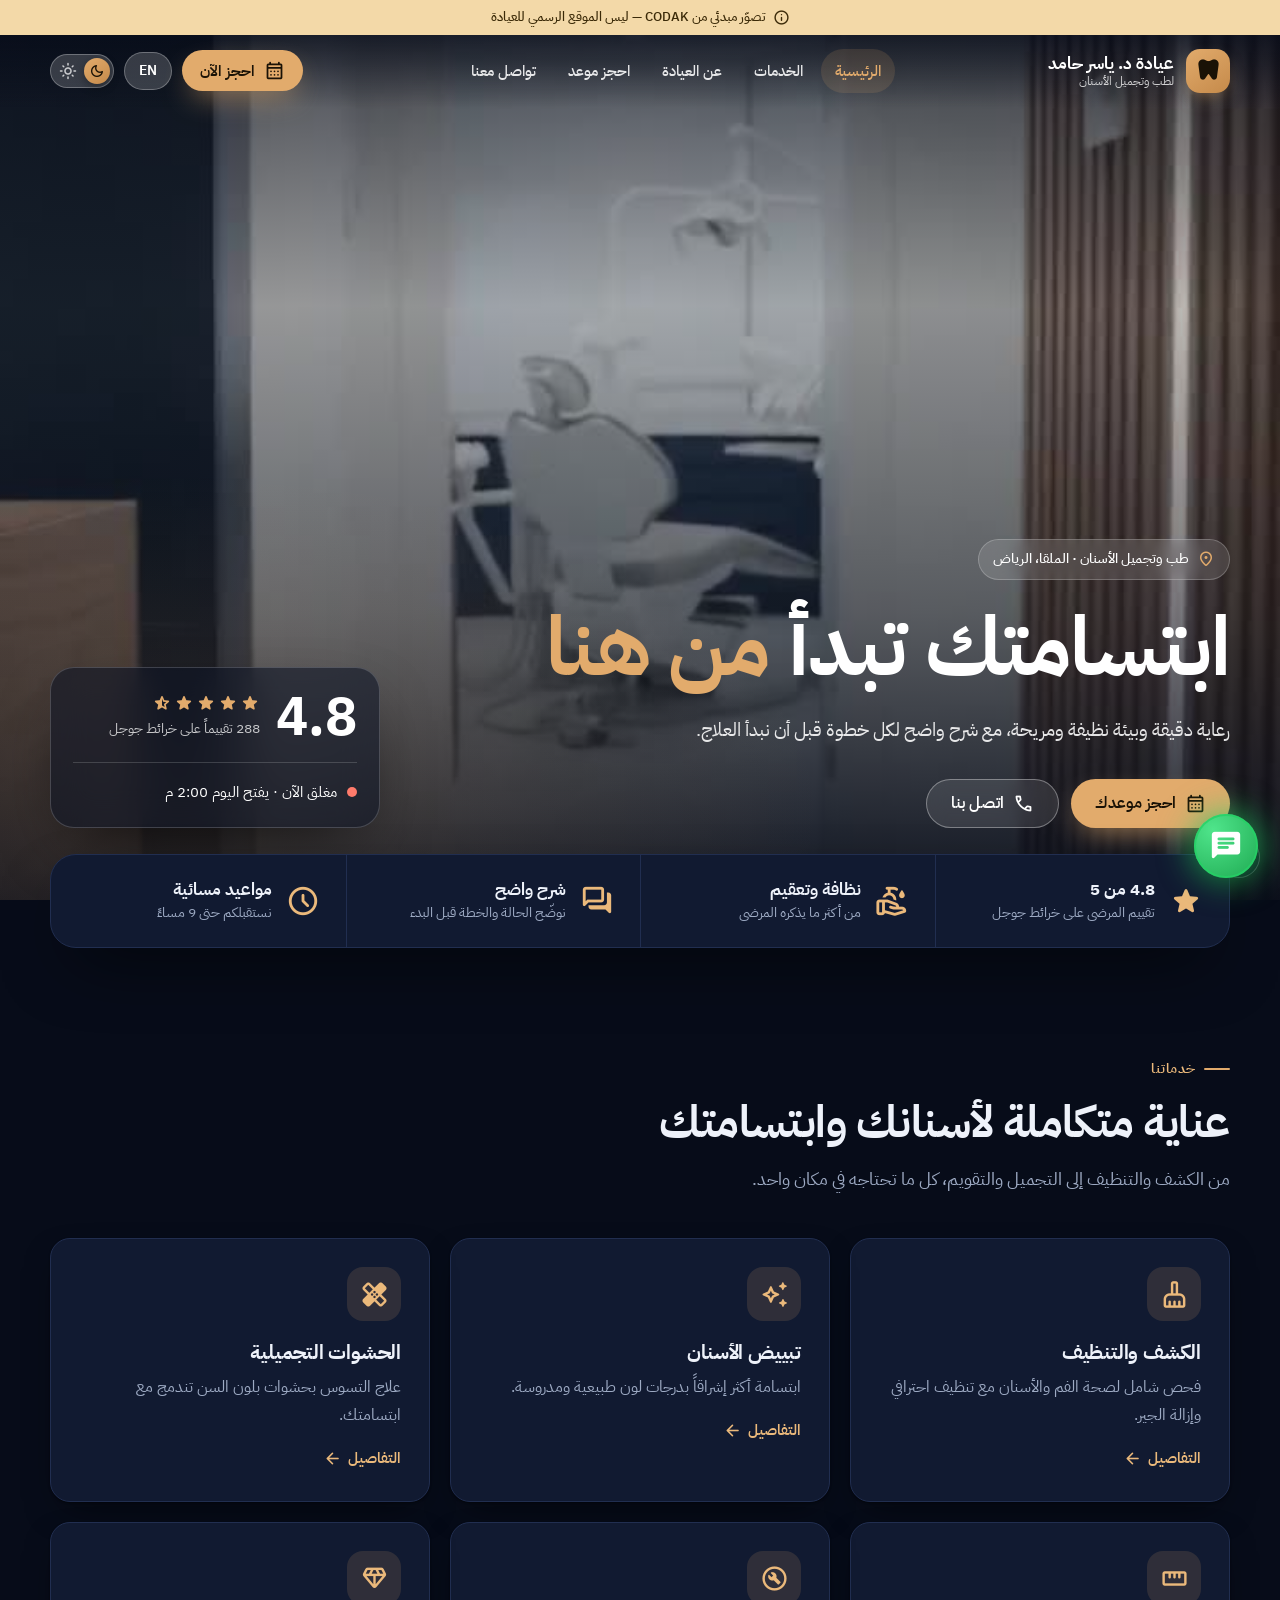
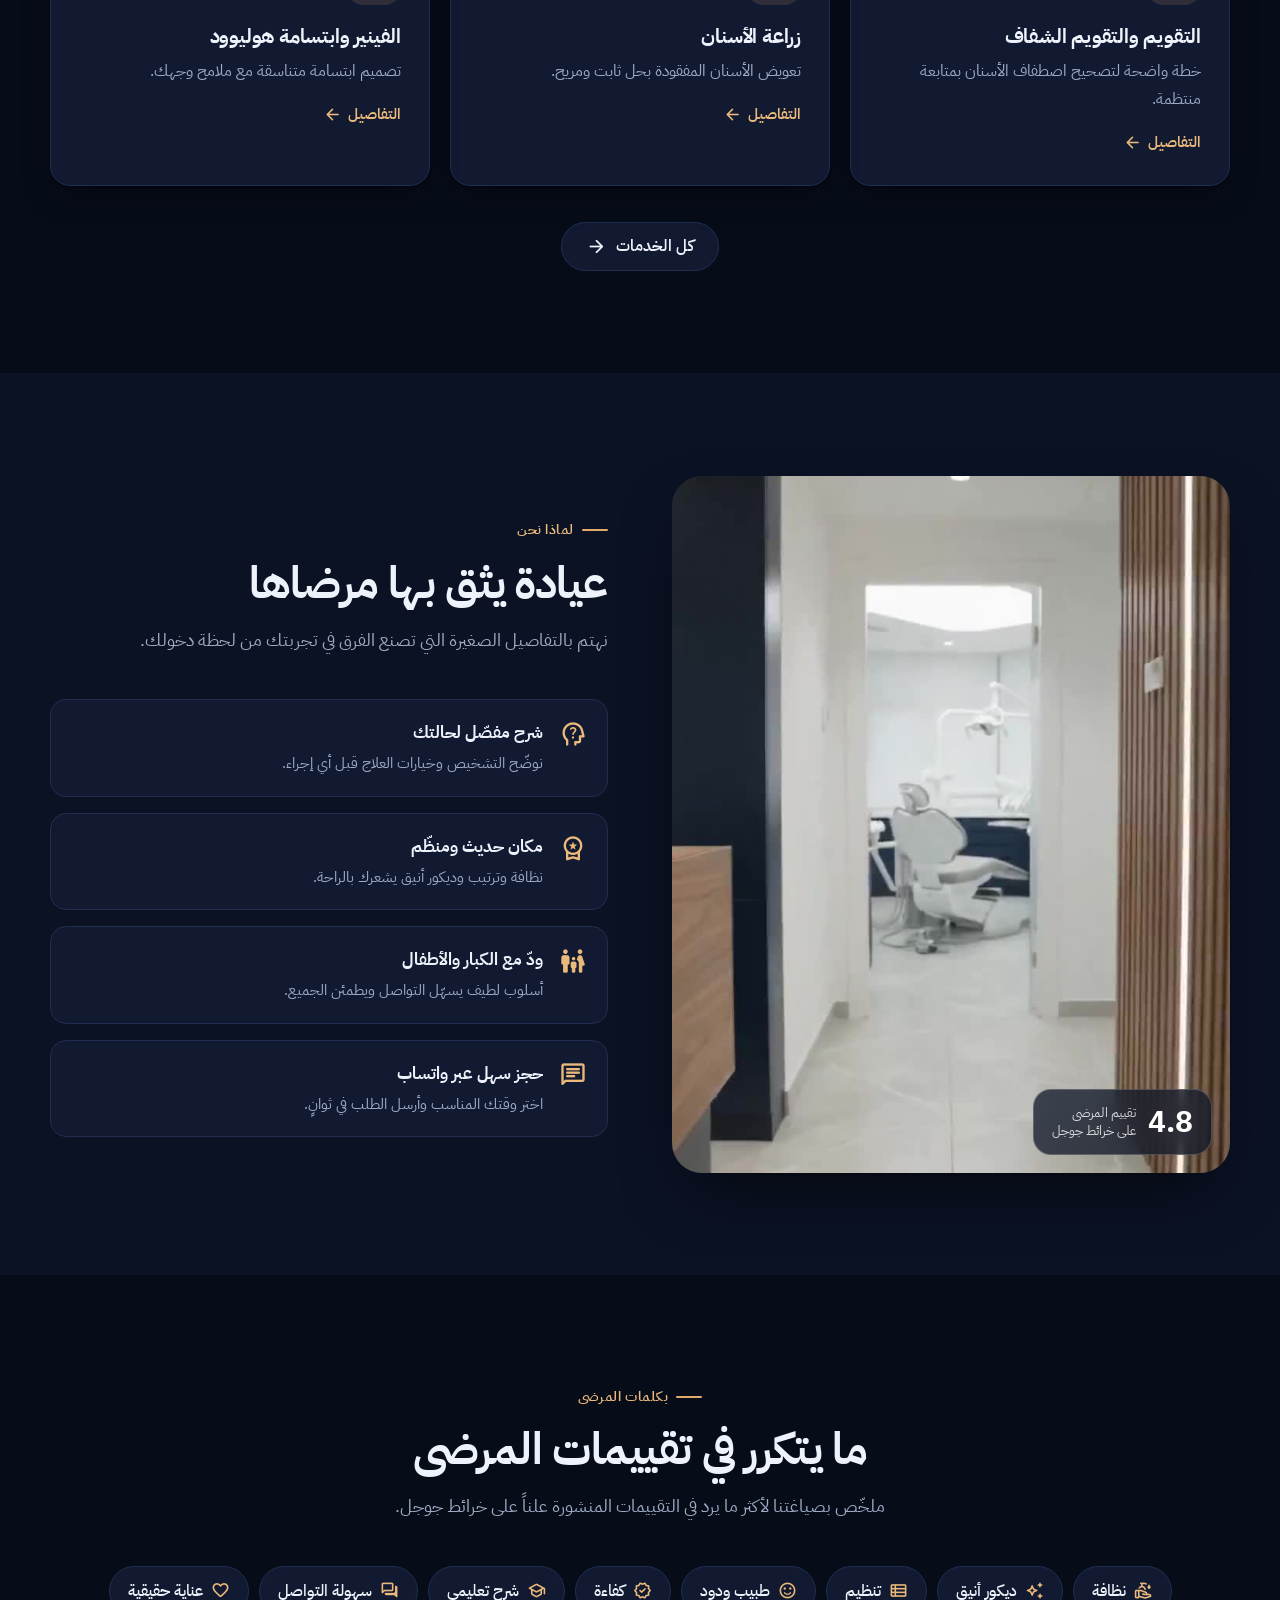
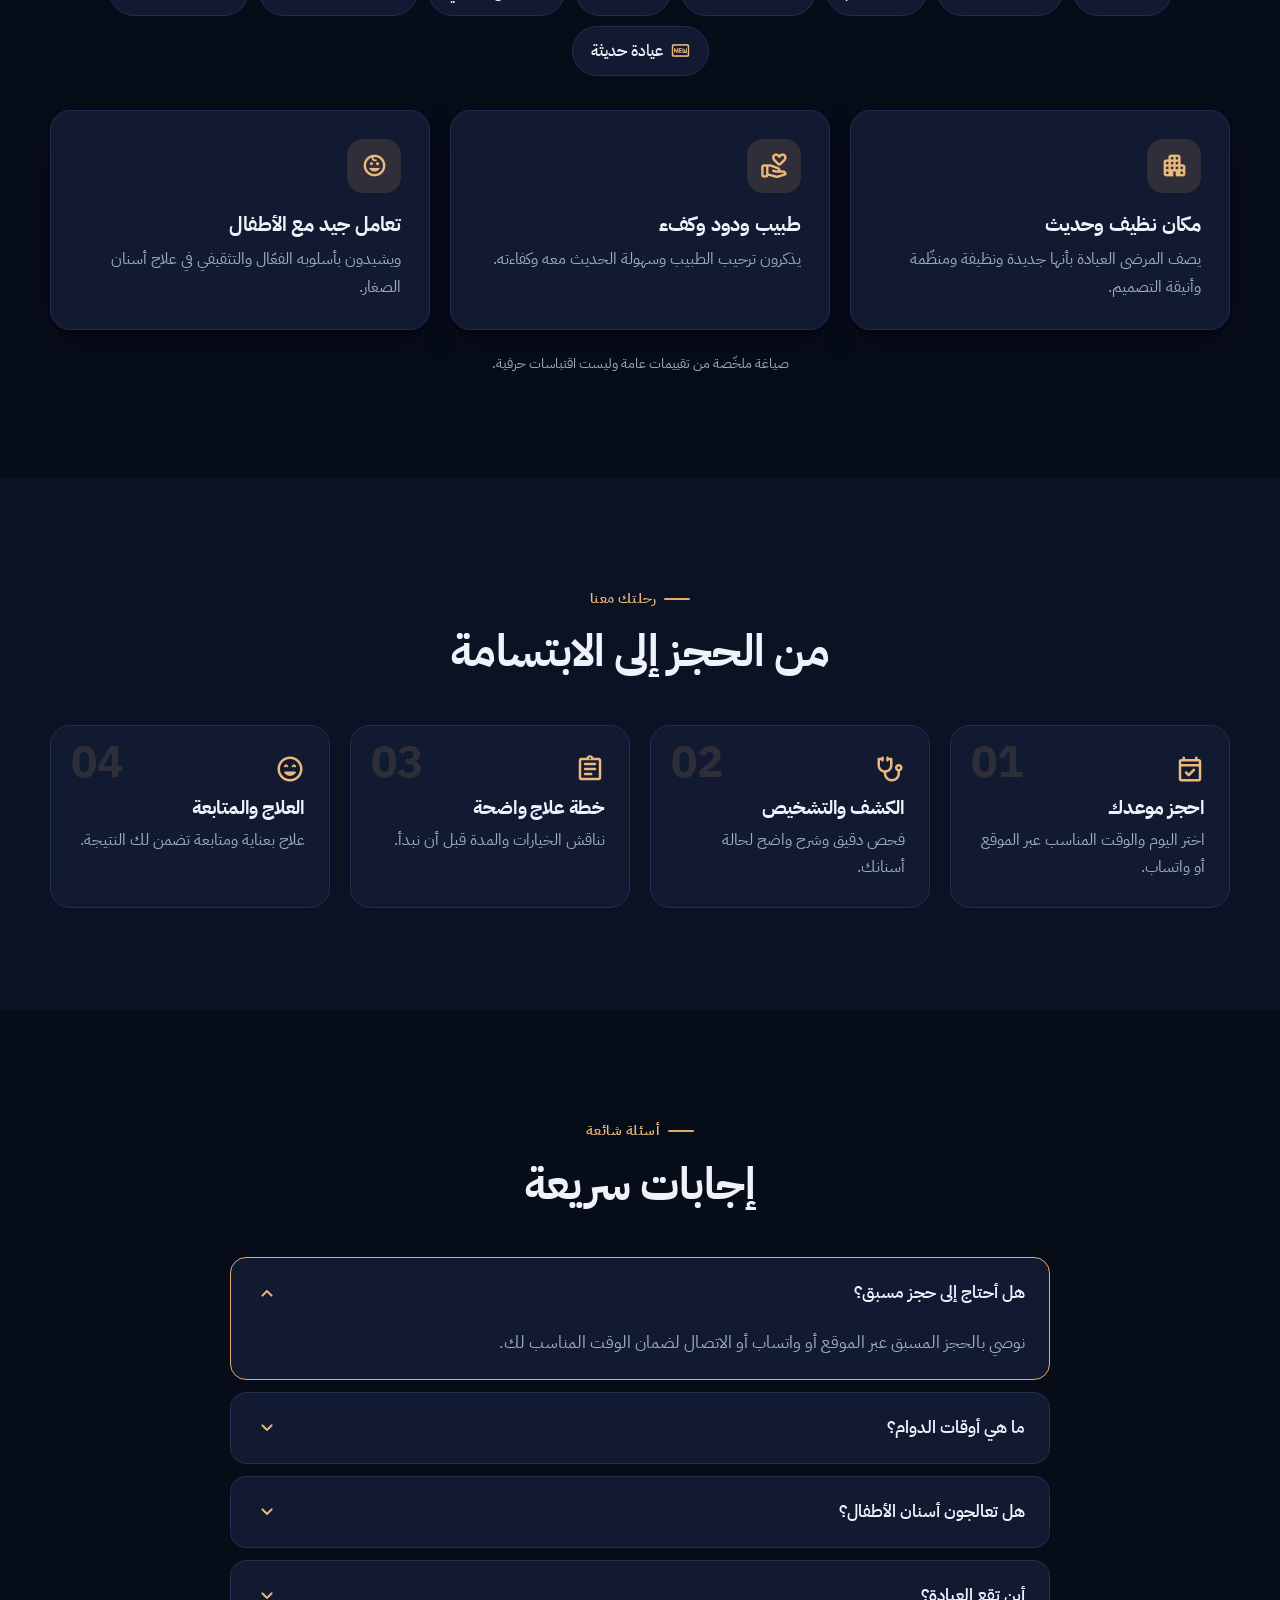
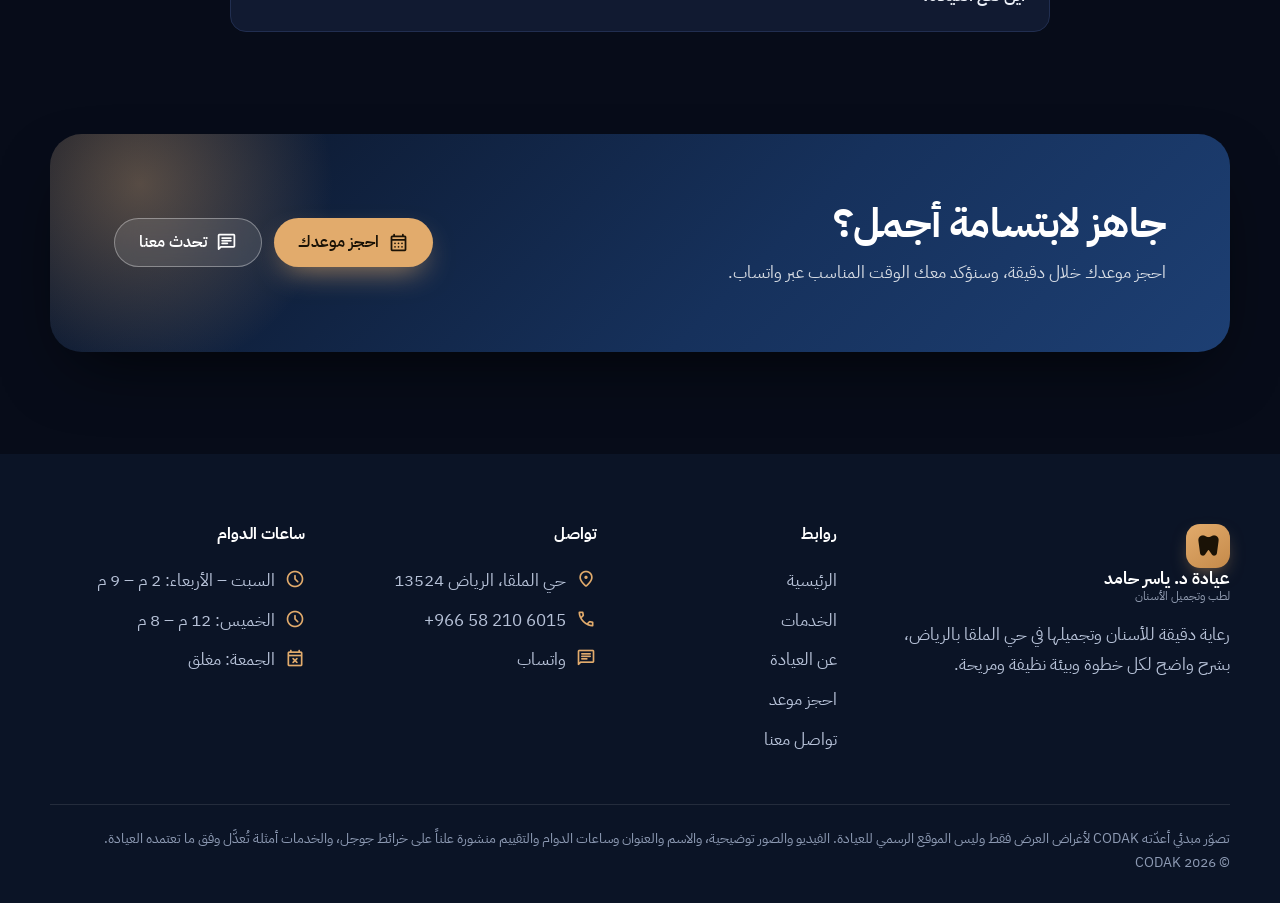
<file: index.html>
<!doctype html>
<html lang="ar" dir="rtl" data-theme="dark">
<head>
<meta charset="utf-8">
<meta name="viewport" content="width=device-width,initial-scale=1,viewport-fit=cover">
<title data-ar="عيادة د. ياسر حامد — طب وتجميل الأسنان في الملقا، الرياض" data-en="Dr. Yasser Hamed Clinic — Dental &amp; Cosmetic Dentistry, Al Malqa, Riyadh">عيادة د. ياسر حامد — طب وتجميل الأسنان في الملقا، الرياض</title>
<meta name="description" content="تصوّر مبدئي لموقع عيادة د. ياسر حامد لطب وتجميل الأسنان في حي الملقا بالرياض.">
<meta name="robots" content="noindex,nofollow">
<meta name="theme-color" content="#070c19">
<link rel="stylesheet" href="assets/style.css">
<script>(function(){var d=document.documentElement;d.className+=' js';try{var t=localStorage.getItem('cw-theme');d.setAttribute('data-theme',t==='light'?'light':'dark');if(localStorage.getItem('cw-lang')==='en'){d.lang='en';d.dir='ltr'}}catch(e){}})();</script>
</head>
<body>
<a class="skip" href="#main"><span data-ar="تخطَّ إلى المحتوى" data-en="Skip to content">تخطَّ إلى المحتوى</span></a>
<div class="site-top">
<div class="notice"><span class="ms" aria-hidden="true">info</span><span data-ar="تصوّر مبدئي من CODAK — ليس الموقع الرسمي للعيادة" data-en="Concept preview by CODAK — not the clinic&#x27;s official website">تصوّر مبدئي من CODAK — ليس الموقع الرسمي للعيادة</span></div>
<header class="site-header"><div class="container bar">
<a class="brand" href="index.html" aria-label="عيادة د. ياسر حامد"><span class="brand-mark"><span class="ms fill" aria-hidden="true">dentistry</span></span><span class="brand-text"><b><span data-ar="عيادة د. ياسر حامد" data-en="Dr. Yasser Hamed Clinic">عيادة د. ياسر حامد</span></b><small><span data-ar="لطب وتجميل الأسنان" data-en="Dental &amp; Cosmetic Dentistry">لطب وتجميل الأسنان</span></small></span></a>
<nav class="nav" id="nav" data-aria-ar="التنقل الرئيسي" data-aria-en="Main navigation" aria-label="التنقل الرئيسي"><a href="index.html" aria-current="page"><span data-ar="الرئيسية" data-en="Home">الرئيسية</span></a><a href="services.html"><span data-ar="الخدمات" data-en="Services">الخدمات</span></a><a href="about.html"><span data-ar="عن العيادة" data-en="About">عن العيادة</span></a><a href="booking.html"><span data-ar="احجز موعد" data-en="Book">احجز موعد</span></a><a href="contact.html"><span data-ar="تواصل معنا" data-en="Contact">تواصل معنا</span></a></nav>
<div class="tools">
<a class="btn btn-amber btn-sm header-cta" href="booking.html"><span class="ms" aria-hidden="true">calendar_month</span><span data-ar="احجز الآن" data-en="Book now">احجز الآن</span></a>
<button class="lang-btn" id="langBtn" type="button">EN</button>
<button class="theme-switch" id="themeSwitch" type="button" role="switch" aria-checked="true" aria-label="الوضع الداكن"><span class="ms i-sun" aria-hidden="true">light_mode</span><span class="ms i-moon" aria-hidden="true">dark_mode</span><span class="knob"><span class="ms k-sun" aria-hidden="true">light_mode</span><span class="ms k-moon" aria-hidden="true">dark_mode</span></span></button>
<button class="menu-btn" id="menuBtn" type="button" aria-expanded="false" aria-controls="nav" data-aria-ar="القائمة" data-aria-en="Menu" aria-label="القائمة"><span class="ms" aria-hidden="true">menu</span></button>
</div></div></header></div>
<main id="main"><section class="hero">
<video class="hero-media" id="heroVideo" muted loop playsinline autoplay preload="metadata" aria-hidden="true"></video>
<button class="vid-toggle" id="vidToggle" type="button" aria-label="إيقاف الفيديو"><span class="ms" aria-hidden="true">pause</span></button>
<div class="hero-in">
<div>
<span class="eyebrow"><span class="ms" aria-hidden="true">place</span><span data-ar="طب وتجميل الأسنان · الملقا، الرياض" data-en="Dental &amp; cosmetic dentistry · Al Malqa, Riyadh">طب وتجميل الأسنان · الملقا، الرياض</span></span>
<h1><span data-html data-ar="ابتسامتك تبدأ &lt;em&gt;من هنا&lt;/em&gt;" data-en="Your smile starts &lt;em&gt;here&lt;/em&gt;">ابتسامتك تبدأ <em>من هنا</em></span></h1>
<p class="lead"><span data-ar="رعاية دقيقة وبيئة نظيفة ومريحة، مع شرح واضح لكل خطوة قبل أن نبدأ العلاج." data-en="Precise care in a clean, comfortable setting — with every step explained before treatment begins.">رعاية دقيقة وبيئة نظيفة ومريحة، مع شرح واضح لكل خطوة قبل أن نبدأ العلاج.</span></p>
<div class="cta-row"><a class="btn btn-amber" href="booking.html"><span class="ms" aria-hidden="true">calendar_month</span><span data-ar="احجز موعدك" data-en="Book your visit">احجز موعدك</span></a><a class="btn btn-glass" href="tel:+966582106015"><span class="ms" aria-hidden="true">call</span><span data-ar="اتصل بنا" data-en="Call us">اتصل بنا</span></a></div>
</div>
<aside class="hero-card" aria-label="تقييم المرضى">
<div class="score"><b class="ltr">4.8</b><div><div class="stars"><span class="ms fill" aria-hidden="true">star</span><span class="ms fill" aria-hidden="true">star</span><span class="ms fill" aria-hidden="true">star</span><span class="ms fill" aria-hidden="true">star</span><span class="ms fill" aria-hidden="true">star_half</span></div><small><span data-ar="288 تقييماً على خرائط جوجل" data-en="288 reviews on Google Maps">288 تقييماً على خرائط جوجل</span></small></div></div>
<div class="status" id="openStatus"><span class="dot"></span><span class="txt"></span></div>
</aside>
</div>
<span class="ms scroll-cue" aria-hidden="true">keyboard_double_arrow_down</span>
</section>
<section class="trust"><div class="container"><div class="trust-in reveal" style="--d:0.00s"><div class="trust-item"><span class="ms fill" aria-hidden="true">star</span><div><b><span data-ar="4.8 من 5" data-en="4.8 out of 5">4.8 من 5</span></b><small><span data-ar="تقييم المرضى على خرائط جوجل" data-en="Patient rating on Google Maps">تقييم المرضى على خرائط جوجل</span></small></div></div><div class="trust-item"><span class="ms" aria-hidden="true">clean_hands</span><div><b><span data-ar="نظافة وتعقيم" data-en="Clean &amp; sterile">نظافة وتعقيم</span></b><small><span data-ar="من أكثر ما يذكره المرضى" data-en="Often mentioned by patients">من أكثر ما يذكره المرضى</span></small></div></div><div class="trust-item"><span class="ms" aria-hidden="true">forum</span><div><b><span data-ar="شرح واضح" data-en="Clear explanations">شرح واضح</span></b><small><span data-ar="نوضّح الحالة والخطة قبل البدء" data-en="We explain your case and plan first">نوضّح الحالة والخطة قبل البدء</span></small></div></div><div class="trust-item"><span class="ms" aria-hidden="true">schedule</span><div><b><span data-ar="مواعيد مسائية" data-en="Evening hours">مواعيد مسائية</span></b><small><span data-ar="نستقبلكم حتى 9 مساءً" data-en="Open until 9 PM">نستقبلكم حتى 9 مساءً</span></small></div></div></div></div></section><section class="section"><div class="container"><div class="sec-head reveal" style="--d:0.00s"><span class="kicker" data-ar="خدماتنا" data-en="Our services">خدماتنا</span><h2 data-ar="عناية متكاملة لأسنانك وابتسامتك" data-en="Complete care for your teeth and smile">عناية متكاملة لأسنانك وابتسامتك</h2><p data-ar="من الكشف والتنظيف إلى التجميل والتقويم، كل ما تحتاجه في مكان واحد." data-en="From check-ups and cleaning to cosmetic work and braces — everything in one place.">من الكشف والتنظيف إلى التجميل والتقويم، كل ما تحتاجه في مكان واحد.</p></div><div class="grid g3"><article class="card reveal" style="--d:0.00s"><div class="ico"><span class="ms" aria-hidden="true">cleaning_services</span></div><h3><span data-ar="الكشف والتنظيف" data-en="Check-ups &amp; cleaning">الكشف والتنظيف</span></h3><p><span data-ar="فحص شامل لصحة الفم والأسنان مع تنظيف احترافي وإزالة الجير." data-en="A thorough check of your oral health with professional cleaning and scaling.">فحص شامل لصحة الفم والأسنان مع تنظيف احترافي وإزالة الجير.</span></p><a class="more" href="services.html"><span data-ar="التفاصيل" data-en="Learn more">التفاصيل</span><span class="ms" aria-hidden="true">arrow_forward</span></a></article><article class="card reveal" style="--d:0.08s"><div class="ico"><span class="ms" aria-hidden="true">auto_awesome</span></div><h3><span data-ar="تبييض الأسنان" data-en="Teeth whitening">تبييض الأسنان</span></h3><p><span data-ar="ابتسامة أكثر إشراقاً بدرجات لون طبيعية ومدروسة." data-en="A brighter smile in natural, well-considered shades.">ابتسامة أكثر إشراقاً بدرجات لون طبيعية ومدروسة.</span></p><a class="more" href="services.html"><span data-ar="التفاصيل" data-en="Learn more">التفاصيل</span><span class="ms" aria-hidden="true">arrow_forward</span></a></article><article class="card reveal" style="--d:0.16s"><div class="ico"><span class="ms" aria-hidden="true">healing</span></div><h3><span data-ar="الحشوات التجميلية" data-en="Cosmetic fillings">الحشوات التجميلية</span></h3><p><span data-ar="علاج التسوس بحشوات بلون السن تندمج مع ابتسامتك." data-en="Treat decay with tooth-coloured fillings that blend into your smile.">علاج التسوس بحشوات بلون السن تندمج مع ابتسامتك.</span></p><a class="more" href="services.html"><span data-ar="التفاصيل" data-en="Learn more">التفاصيل</span><span class="ms" aria-hidden="true">arrow_forward</span></a></article><article class="card reveal" style="--d:0.00s"><div class="ico"><span class="ms" aria-hidden="true">straighten</span></div><h3><span data-ar="التقويم والتقويم الشفاف" data-en="Braces &amp; clear aligners">التقويم والتقويم الشفاف</span></h3><p><span data-ar="خطة واضحة لتصحيح اصطفاف الأسنان بمتابعة منتظمة." data-en="A clear plan to straighten your teeth with regular follow-up.">خطة واضحة لتصحيح اصطفاف الأسنان بمتابعة منتظمة.</span></p><a class="more" href="services.html"><span data-ar="التفاصيل" data-en="Learn more">التفاصيل</span><span class="ms" aria-hidden="true">arrow_forward</span></a></article><article class="card reveal" style="--d:0.08s"><div class="ico"><span class="ms" aria-hidden="true">build_circle</span></div><h3><span data-ar="زراعة الأسنان" data-en="Dental implants">زراعة الأسنان</span></h3><p><span data-ar="تعويض الأسنان المفقودة بحل ثابت ومريح." data-en="Replace missing teeth with a fixed, comfortable solution.">تعويض الأسنان المفقودة بحل ثابت ومريح.</span></p><a class="more" href="services.html"><span data-ar="التفاصيل" data-en="Learn more">التفاصيل</span><span class="ms" aria-hidden="true">arrow_forward</span></a></article><article class="card reveal" style="--d:0.16s"><div class="ico"><span class="ms" aria-hidden="true">diamond</span></div><h3><span data-ar="الفينير وابتسامة هوليوود" data-en="Veneers &amp; Hollywood smile">الفينير وابتسامة هوليوود</span></h3><p><span data-ar="تصميم ابتسامة متناسقة مع ملامح وجهك." data-en="A smile design that matches your face.">تصميم ابتسامة متناسقة مع ملامح وجهك.</span></p><a class="more" href="services.html"><span data-ar="التفاصيل" data-en="Learn more">التفاصيل</span><span class="ms" aria-hidden="true">arrow_forward</span></a></article></div><div style="text-align:center;margin-top:36px"><a class="btn btn-outline" href="services.html"><span data-ar="كل الخدمات" data-en="All services">كل الخدمات</span><span class="ms" aria-hidden="true">arrow_forward</span></a></div></div></section><section class="section alt"><div class="container split"><div class="media-card reveal" style="--d:0.00s"><img src="assets/poster-mobile.jpg" alt="" loading="lazy"><div class="float-badge"><b class="ltr">4.8</b><small><span data-html data-ar="تقييم المرضى&lt;br&gt;على خرائط جوجل" data-en="Patient rating&lt;br&gt;on Google Maps">تقييم المرضى<br>على خرائط جوجل</span></small></div></div><div><div class="sec-head reveal" style="--d:0.00s"><span class="kicker" data-ar="لماذا نحن" data-en="Why choose us">لماذا نحن</span><h2 data-ar="عيادة يثق بها مرضاها" data-en="A clinic its patients trust">عيادة يثق بها مرضاها</h2><p data-ar="نهتم بالتفاصيل الصغيرة التي تصنع الفرق في تجربتك من لحظة دخولك." data-en="We care about the small details that shape your experience from the moment you walk in.">نهتم بالتفاصيل الصغيرة التي تصنع الفرق في تجربتك من لحظة دخولك.</p></div><div class="points"><div class="point reveal" style="--d:0.00s"><span class="ms" aria-hidden="true">psychology_alt</span><div><b><span data-ar="شرح مفصّل لحالتك" data-en="Your case, clearly explained">شرح مفصّل لحالتك</span></b><span class="d"><span data-ar="نوضّح التشخيص وخيارات العلاج قبل أي إجراء." data-en="We walk you through the diagnosis and options before any procedure.">نوضّح التشخيص وخيارات العلاج قبل أي إجراء.</span></span></div></div><div class="point reveal" style="--d:0.08s"><span class="ms" aria-hidden="true">workspace_premium</span><div><b><span data-ar="مكان حديث ومنظّم" data-en="A modern, organised space">مكان حديث ومنظّم</span></b><span class="d"><span data-ar="نظافة وترتيب وديكور أنيق يشعرك بالراحة." data-en="Clean, orderly and nicely decorated — made for your comfort.">نظافة وترتيب وديكور أنيق يشعرك بالراحة.</span></span></div></div><div class="point reveal" style="--d:0.16s"><span class="ms" aria-hidden="true">family_restroom</span><div><b><span data-ar="ودّ مع الكبار والأطفال" data-en="Warm with adults and children">ودّ مع الكبار والأطفال</span></b><span class="d"><span data-ar="أسلوب لطيف يسهّل التواصل ويطمئن الجميع." data-en="A gentle manner that makes communication easy and reassures everyone.">أسلوب لطيف يسهّل التواصل ويطمئن الجميع.</span></span></div></div><div class="point reveal" style="--d:0.24s"><span class="ms" aria-hidden="true">chat</span><div><b><span data-ar="حجز سهل عبر واتساب" data-en="Easy booking on WhatsApp">حجز سهل عبر واتساب</span></b><span class="d"><span data-ar="اختر وقتك المناسب وأرسل الطلب في ثوانٍ." data-en="Pick a time that suits you and send the request in seconds.">اختر وقتك المناسب وأرسل الطلب في ثوانٍ.</span></span></div></div></div></div></div></section><section class="section"><div class="container"><div class="sec-head center reveal" style="--d:0.00s"><span class="kicker" data-ar="بكلمات المرضى" data-en="In patients&#x27; words">بكلمات المرضى</span><h2 data-ar="ما يتكرر في تقييمات المرضى" data-en="What patients keep mentioning">ما يتكرر في تقييمات المرضى</h2><p data-ar="ملخّص بصياغتنا لأكثر ما يرد في التقييمات المنشورة علناً على خرائط جوجل." data-en="Our summary of what comes up most in publicly posted Google Maps reviews.">ملخّص بصياغتنا لأكثر ما يرد في التقييمات المنشورة علناً على خرائط جوجل.</p></div><div class="chips reveal" style="--d:0.00s"><span class="chip"><span class="ms" aria-hidden="true">clean_hands</span><span data-ar="نظافة" data-en="Cleanliness">نظافة</span></span><span class="chip"><span class="ms" aria-hidden="true">auto_awesome</span><span data-ar="ديكور أنيق" data-en="Elegant décor">ديكور أنيق</span></span><span class="chip"><span class="ms" aria-hidden="true">view_list</span><span data-ar="تنظيم" data-en="Organisation">تنظيم</span></span><span class="chip"><span class="ms" aria-hidden="true">sentiment_satisfied</span><span data-ar="طبيب ودود" data-en="Friendly doctor">طبيب ودود</span></span><span class="chip"><span class="ms" aria-hidden="true">verified</span><span data-ar="كفاءة" data-en="Competence">كفاءة</span></span><span class="chip"><span class="ms" aria-hidden="true">school</span><span data-ar="شرح تعليمي" data-en="Educational explanations">شرح تعليمي</span></span><span class="chip"><span class="ms" aria-hidden="true">forum</span><span data-ar="سهولة التواصل" data-en="Easy to talk to">سهولة التواصل</span></span><span class="chip"><span class="ms" aria-hidden="true">favorite</span><span data-ar="عناية حقيقية" data-en="Genuine care">عناية حقيقية</span></span><span class="chip"><span class="ms" aria-hidden="true">fiber_new</span><span data-ar="عيادة حديثة" data-en="A new clinic">عيادة حديثة</span></span></div><div class="grid g3"><div class="card reveal" style="--d:0.00s"><div class="ico"><span class="ms" aria-hidden="true">apartment</span></div><h3><span data-ar="مكان نظيف وحديث" data-en="Clean and modern">مكان نظيف وحديث</span></h3><p><span data-ar="يصف المرضى العيادة بأنها جديدة ونظيفة ومنظّمة وأنيقة التصميم." data-en="Patients describe a new, clean, well-organised and nicely designed clinic.">يصف المرضى العيادة بأنها جديدة ونظيفة ومنظّمة وأنيقة التصميم.</span></p></div><div class="card reveal" style="--d:0.08s"><div class="ico"><span class="ms" aria-hidden="true">volunteer_activism</span></div><h3><span data-ar="طبيب ودود وكفء" data-en="Warm and capable">طبيب ودود وكفء</span></h3><p><span data-ar="يذكرون ترحيب الطبيب وسهولة الحديث معه وكفاءته." data-en="They mention the doctor&#x27;s welcome, how easy he is to talk to, and his competence.">يذكرون ترحيب الطبيب وسهولة الحديث معه وكفاءته.</span></p></div><div class="card reveal" style="--d:0.16s"><div class="ico"><span class="ms" aria-hidden="true">child_care</span></div><h3><span data-ar="تعامل جيد مع الأطفال" data-en="Good with children">تعامل جيد مع الأطفال</span></h3><p><span data-ar="ويشيدون بأسلوبه الفعّال والتثقيفي في علاج أسنان الصغار." data-en="They praise his effective, educational approach to treating children&#x27;s teeth.">ويشيدون بأسلوبه الفعّال والتثقيفي في علاج أسنان الصغار.</span></p></div></div><p class="note"><span data-ar="صياغة ملخّصة من تقييمات عامة وليست اقتباسات حرفية." data-en="Paraphrased from public reviews — not verbatim quotes.">صياغة ملخّصة من تقييمات عامة وليست اقتباسات حرفية.</span></p></div></section><section class="section alt"><div class="container"><div class="sec-head center reveal" style="--d:0.00s"><span class="kicker" data-ar="رحلتك معنا" data-en="Your visit">رحلتك معنا</span><h2 data-ar="من الحجز إلى الابتسامة" data-en="From booking to smiling">من الحجز إلى الابتسامة</h2></div><div class="grid g4 steps"><div class="step reveal" style="--d:0.00s"><span class="ms" aria-hidden="true">event_available</span><h3><span data-ar="احجز موعدك" data-en="Book a time">احجز موعدك</span></h3><p><span data-ar="اختر اليوم والوقت المناسب عبر الموقع أو واتساب." data-en="Choose a day and time on the site or on WhatsApp.">اختر اليوم والوقت المناسب عبر الموقع أو واتساب.</span></p></div><div class="step reveal" style="--d:0.08s"><span class="ms" aria-hidden="true">stethoscope</span><h3><span data-ar="الكشف والتشخيص" data-en="Exam &amp; diagnosis">الكشف والتشخيص</span></h3><p><span data-ar="فحص دقيق وشرح واضح لحالة أسنانك." data-en="A careful exam and a clear explanation of your teeth.">فحص دقيق وشرح واضح لحالة أسنانك.</span></p></div><div class="step reveal" style="--d:0.16s"><span class="ms" aria-hidden="true">assignment</span><h3><span data-ar="خطة علاج واضحة" data-en="A clear plan">خطة علاج واضحة</span></h3><p><span data-ar="نناقش الخيارات والمدة قبل أن نبدأ." data-en="We discuss options and timing before we begin.">نناقش الخيارات والمدة قبل أن نبدأ.</span></p></div><div class="step reveal" style="--d:0.24s"><span class="ms" aria-hidden="true">sentiment_very_satisfied</span><h3><span data-ar="العلاج والمتابعة" data-en="Treatment &amp; follow-up">العلاج والمتابعة</span></h3><p><span data-ar="علاج بعناية ومتابعة تضمن لك النتيجة." data-en="Careful treatment and follow-up to secure the result.">علاج بعناية ومتابعة تضمن لك النتيجة.</span></p></div></div></div></section><section class="section"><div class="container"><div class="sec-head center reveal" style="--d:0.00s"><span class="kicker" data-ar="أسئلة شائعة" data-en="FAQ">أسئلة شائعة</span><h2 data-ar="إجابات سريعة" data-en="Quick answers">إجابات سريعة</h2></div><div class="faq"><details class="reveal" style="--d:0.00s" open><summary><span data-ar="هل أحتاج إلى حجز مسبق؟" data-en="Do I need to book in advance?">هل أحتاج إلى حجز مسبق؟</span><span class="ms" aria-hidden="true">expand_more</span></summary><div class="ans"><span data-ar="نوصي بالحجز المسبق عبر الموقع أو واتساب أو الاتصال لضمان الوقت المناسب لك." data-en="We recommend booking through the site, on WhatsApp or by phone so we can reserve a suitable time.">نوصي بالحجز المسبق عبر الموقع أو واتساب أو الاتصال لضمان الوقت المناسب لك.</span></div></details><details class="reveal" style="--d:0.08s"><summary><span data-ar="ما هي أوقات الدوام؟" data-en="What are your opening hours?">ما هي أوقات الدوام؟</span><span class="ms" aria-hidden="true">expand_more</span></summary><div class="ans"><span data-ar="من السبت إلى الأربعاء من 2 ظهراً حتى 9 مساءً، والخميس من 12 ظهراً حتى 8 مساءً، والجمعة مغلق." data-en="Saturday to Wednesday 2 PM – 9 PM, Thursday 12 PM – 8 PM, closed on Friday.">من السبت إلى الأربعاء من 2 ظهراً حتى 9 مساءً، والخميس من 12 ظهراً حتى 8 مساءً، والجمعة مغلق.</span></div></details><details class="reveal" style="--d:0.16s"><summary><span data-ar="هل تعالجون أسنان الأطفال؟" data-en="Do you treat children?">هل تعالجون أسنان الأطفال؟</span><span class="ms" aria-hidden="true">expand_more</span></summary><div class="ans"><span data-ar="نعم، نستقبل الأطفال ونحرص على تجربة هادئة تبني ثقتهم بالطبيب." data-en="Yes — we see children and aim for a calm visit that builds their trust.">نعم، نستقبل الأطفال ونحرص على تجربة هادئة تبني ثقتهم بالطبيب.</span></div></details><details class="reveal" style="--d:0.24s"><summary><span data-ar="أين تقع العيادة؟" data-en="Where is the clinic?">أين تقع العيادة؟</span><span class="ms" aria-hidden="true">expand_more</span></summary><div class="ans"><span data-ar="في حي الملقا، طريق الأمير محمد بن سعد بن عبدالعزيز، الرياض 13524." data-en="In Al Malqa on Prince Muhammad Ibn Saad Ibn Abdulaziz Rd, Riyadh 13524.">في حي الملقا، طريق الأمير محمد بن سعد بن عبدالعزيز، الرياض 13524.</span></div></details></div></div></section><section class="section" style="padding-top:0"><div class="container"><div class="cta-band reveal" style="--d:0.00s">
<div><h2><span data-ar="جاهز لابتسامة أجمل؟" data-en="Ready for a better smile?">جاهز لابتسامة أجمل؟</span></h2><p><span data-ar="احجز موعدك خلال دقيقة، وسنؤكد معك الوقت المناسب عبر واتساب." data-en="Book in under a minute and we&#x27;ll confirm a suitable time with you on WhatsApp.">احجز موعدك خلال دقيقة، وسنؤكد معك الوقت المناسب عبر واتساب.</span></p></div>
<div class="cta-row"><a class="btn btn-amber" href="booking.html"><span class="ms" aria-hidden="true">calendar_month</span><span data-ar="احجز موعدك" data-en="Book your visit">احجز موعدك</span></a><a class="btn btn-glass" href="https://wa.me/966582106015" target="_blank" rel="noopener"><span class="ms" aria-hidden="true">chat</span><span data-ar="تحدث معنا" data-en="Chat with us">تحدث معنا</span></a></div>
</div></div></section>
</main><footer class="footer"><div class="container">
<div class="f-grid">
<div><a class="brand" href="index.html" style="padding:0"><span class="brand-mark"><span class="ms fill" aria-hidden="true">dentistry</span></span><span class="brand-text"><b><span data-ar="عيادة د. ياسر حامد" data-en="Dr. Yasser Hamed Clinic">عيادة د. ياسر حامد</span></b><small><span data-ar="لطب وتجميل الأسنان" data-en="Dental &amp; Cosmetic Dentistry">لطب وتجميل الأسنان</span></small></span></a>
<p style="margin-top:16px;max-width:330px"><span data-ar="رعاية دقيقة للأسنان وتجميلها في حي الملقا بالرياض، بشرح واضح لكل خطوة وبيئة نظيفة ومريحة." data-en="Precise dental and cosmetic care in Al Malqa, Riyadh — every step explained, in a clean and comfortable setting.">رعاية دقيقة للأسنان وتجميلها في حي الملقا بالرياض، بشرح واضح لكل خطوة وبيئة نظيفة ومريحة.</span></p></div>
<div><h4><span data-ar="روابط" data-en="Links">روابط</span></h4><a href="index.html"><span data-ar="الرئيسية" data-en="Home">الرئيسية</span></a><a href="services.html"><span data-ar="الخدمات" data-en="Services">الخدمات</span></a><a href="about.html"><span data-ar="عن العيادة" data-en="About">عن العيادة</span></a><a href="booking.html"><span data-ar="احجز موعد" data-en="Book">احجز موعد</span></a><a href="contact.html"><span data-ar="تواصل معنا" data-en="Contact">تواصل معنا</span></a></div>
<div><h4><span data-ar="تواصل" data-en="Contact">تواصل</span></h4>
<div class="f-line"><span class="ms" aria-hidden="true">place</span><span><span data-ar="حي الملقا، الرياض 13524" data-en="Al Malqa, Riyadh 13524">حي الملقا، الرياض 13524</span></span></div>
<div class="f-line"><span class="ms" aria-hidden="true">call</span><a href="tel:+966582106015" style="padding:0"><span class="ltr">+966 58 210 6015</span></a></div>
<div class="f-line"><span class="ms" aria-hidden="true">chat</span><a href="https://wa.me/966582106015" target="_blank" rel="noopener" style="padding:0"><span data-ar="واتساب" data-en="WhatsApp">واتساب</span></a></div></div>
<div><h4><span data-ar="ساعات الدوام" data-en="Opening hours">ساعات الدوام</span></h4>
<div class="f-line"><span class="ms" aria-hidden="true">schedule</span><span><span data-ar="السبت – الأربعاء: 2 م – 9 م" data-en="Sat – Wed: 2 PM – 9 PM">السبت – الأربعاء: 2 م – 9 م</span></span></div>
<div class="f-line"><span class="ms" aria-hidden="true">schedule</span><span><span data-ar="الخميس: 12 م – 8 م" data-en="Thursday: 12 PM – 8 PM">الخميس: 12 م – 8 م</span></span></div>
<div class="f-line"><span class="ms" aria-hidden="true">event_busy</span><span><span data-ar="الجمعة: مغلق" data-en="Friday: closed">الجمعة: مغلق</span></span></div></div>
</div>
<div class="f-bottom"><span data-ar="تصوّر مبدئي أعدّته CODAK لأغراض العرض فقط وليس الموقع الرسمي للعيادة. الفيديو والصور توضيحية، والاسم والعنوان وساعات الدوام والتقييم منشورة علناً على خرائط جوجل، والخدمات أمثلة تُعدَّل وفق ما تعتمده العيادة." data-en="A concept preview prepared by CODAK for presentation only — not the clinic&#x27;s official website. Video and images are illustrative; the name, address, hours and rating are publicly listed on Google Maps, and services are samples to be adjusted to what the clinic confirms.">تصوّر مبدئي أعدّته CODAK لأغراض العرض فقط وليس الموقع الرسمي للعيادة. الفيديو والصور توضيحية، والاسم والعنوان وساعات الدوام والتقييم منشورة علناً على خرائط جوجل، والخدمات أمثلة تُعدَّل وفق ما تعتمده العيادة.</span><br>© <span id="year">2026</span> CODAK</div>
</div></footer>
<a class="wa" href="https://wa.me/966582106015" target="_blank" rel="noopener" data-aria-ar="تواصل عبر واتساب" data-aria-en="Chat on WhatsApp" aria-label="تواصل عبر واتساب"><span class="ms" aria-hidden="true">chat</span><span class="wa-tip"><span data-ar="تواصل عبر واتساب" data-en="Chat on WhatsApp">تواصل عبر واتساب</span></span></a>
<div class="toast" id="toast" role="status" aria-live="polite"><span class="ms" aria-hidden="true">info</span><span class="t"></span></div>
<script src="assets/app.js"></script>
</body></html>
</file>
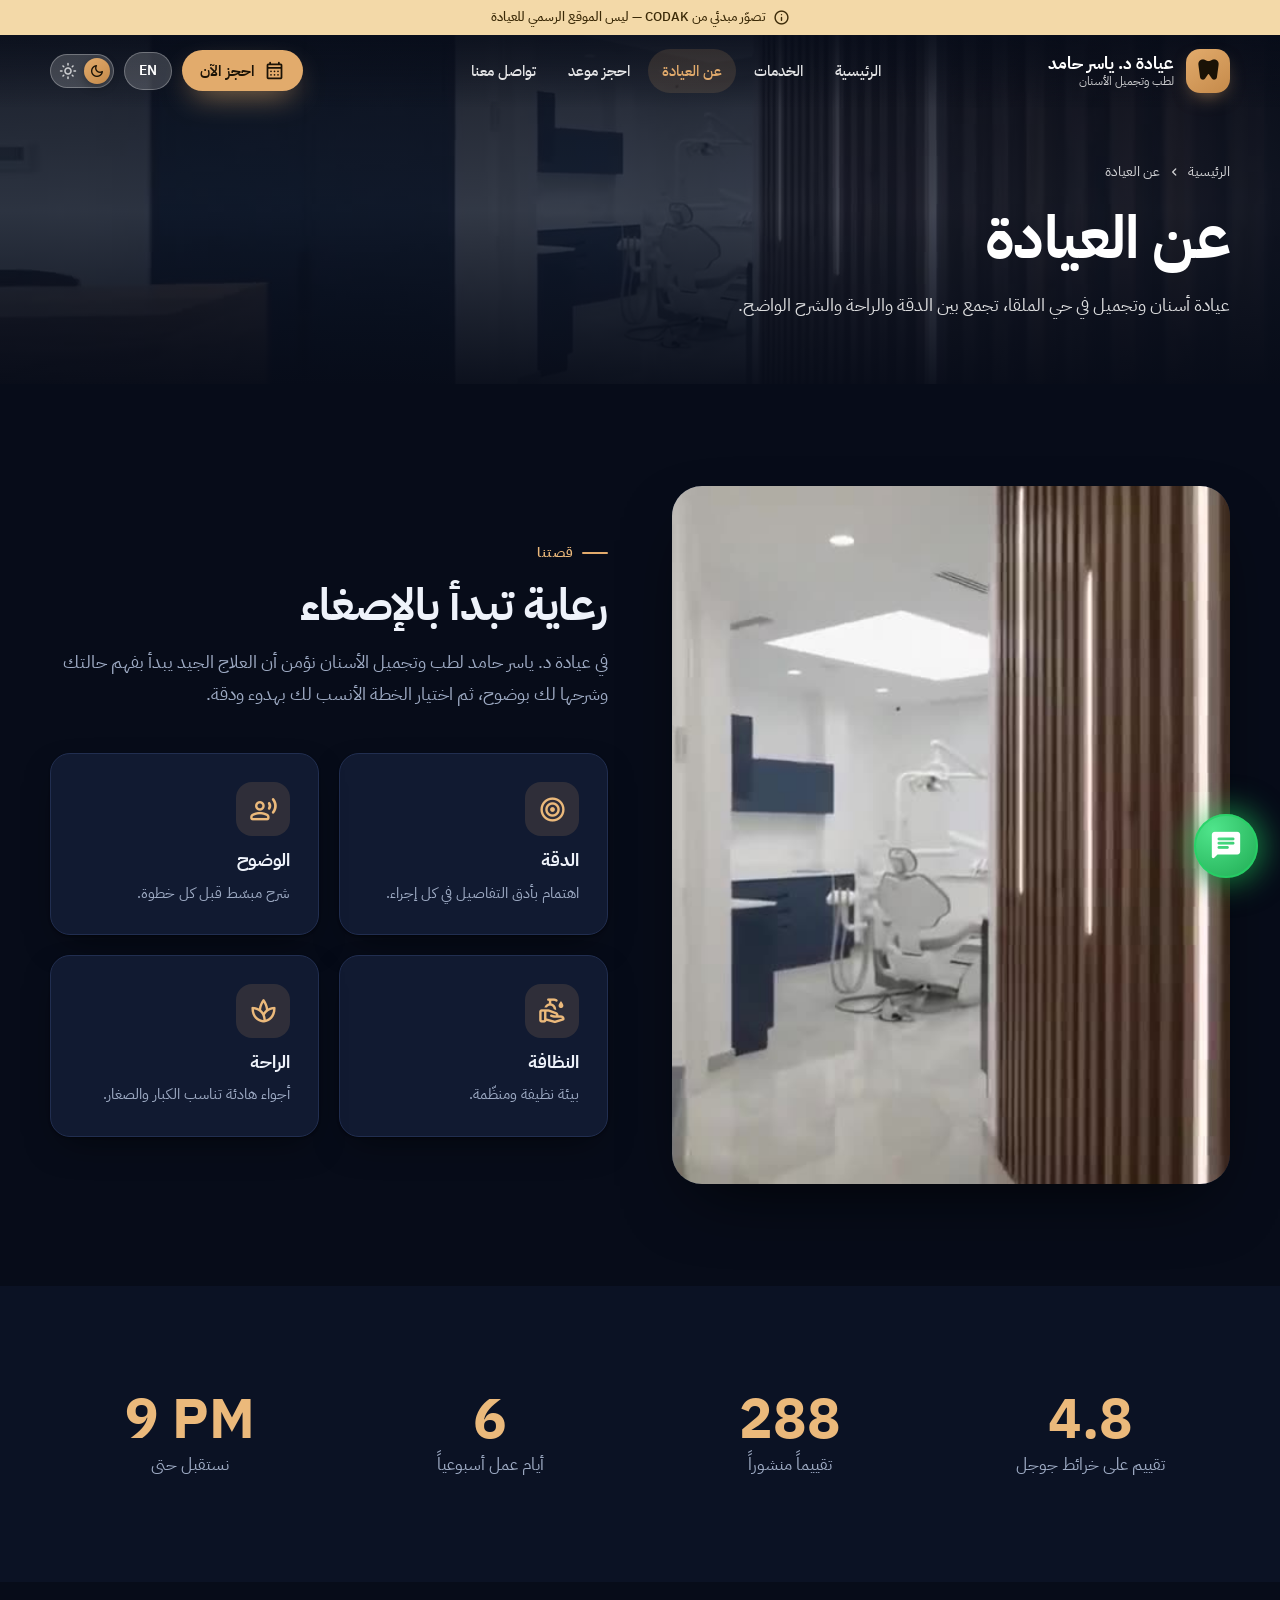
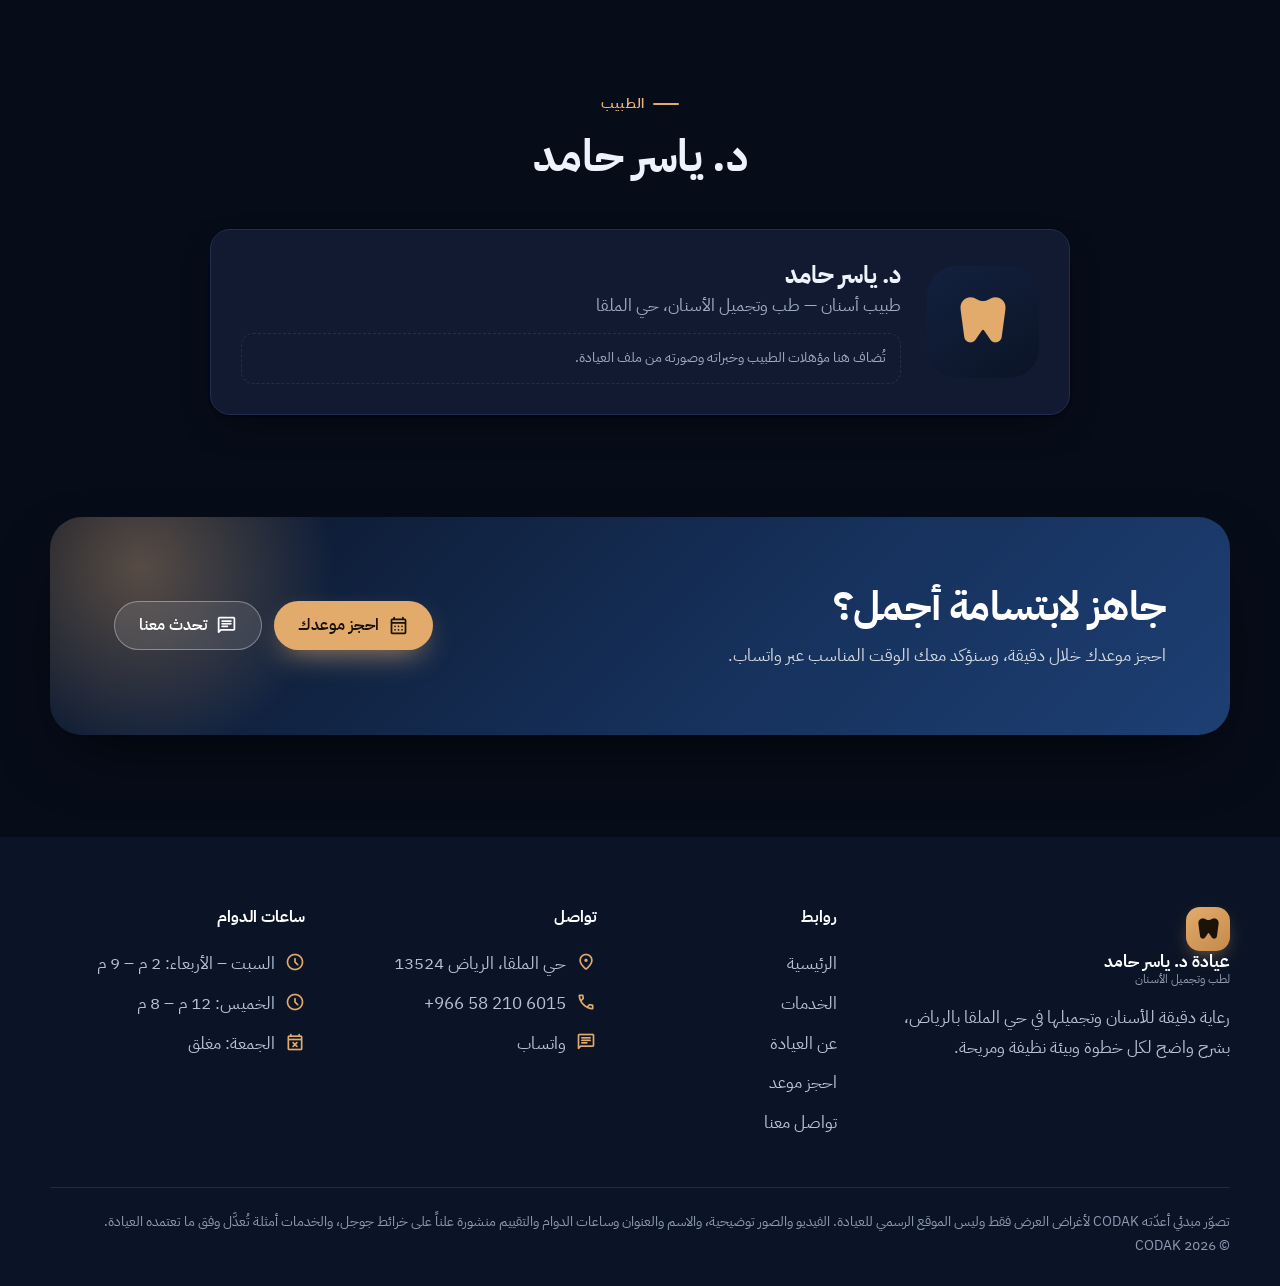
<file: about.html>
<!doctype html>
<html lang="ar" dir="rtl" data-theme="dark">
<head>
<meta charset="utf-8">
<meta name="viewport" content="width=device-width,initial-scale=1,viewport-fit=cover">
<title data-ar="عن العيادة — عيادة د. ياسر حامد" data-en="About — Dr. Yasser Hamed Clinic">عن العيادة — عيادة د. ياسر حامد</title>
<meta name="description" content="نبذة عن عيادة د. ياسر حامد لطب وتجميل الأسنان.">
<meta name="robots" content="noindex,nofollow">
<meta name="theme-color" content="#070c19">
<link rel="stylesheet" href="assets/style.css">
<script>(function(){var d=document.documentElement;d.className+=' js';try{var t=localStorage.getItem('cw-theme');d.setAttribute('data-theme',t==='light'?'light':'dark');if(localStorage.getItem('cw-lang')==='en'){d.lang='en';d.dir='ltr'}}catch(e){}})();</script>
</head>
<body>
<a class="skip" href="#main"><span data-ar="تخطَّ إلى المحتوى" data-en="Skip to content">تخطَّ إلى المحتوى</span></a>
<div class="site-top">
<div class="notice"><span class="ms" aria-hidden="true">info</span><span data-ar="تصوّر مبدئي من CODAK — ليس الموقع الرسمي للعيادة" data-en="Concept preview by CODAK — not the clinic&#x27;s official website">تصوّر مبدئي من CODAK — ليس الموقع الرسمي للعيادة</span></div>
<header class="site-header"><div class="container bar">
<a class="brand" href="index.html" aria-label="عيادة د. ياسر حامد"><span class="brand-mark"><span class="ms fill" aria-hidden="true">dentistry</span></span><span class="brand-text"><b><span data-ar="عيادة د. ياسر حامد" data-en="Dr. Yasser Hamed Clinic">عيادة د. ياسر حامد</span></b><small><span data-ar="لطب وتجميل الأسنان" data-en="Dental &amp; Cosmetic Dentistry">لطب وتجميل الأسنان</span></small></span></a>
<nav class="nav" id="nav" data-aria-ar="التنقل الرئيسي" data-aria-en="Main navigation" aria-label="التنقل الرئيسي"><a href="index.html"><span data-ar="الرئيسية" data-en="Home">الرئيسية</span></a><a href="services.html"><span data-ar="الخدمات" data-en="Services">الخدمات</span></a><a href="about.html" aria-current="page"><span data-ar="عن العيادة" data-en="About">عن العيادة</span></a><a href="booking.html"><span data-ar="احجز موعد" data-en="Book">احجز موعد</span></a><a href="contact.html"><span data-ar="تواصل معنا" data-en="Contact">تواصل معنا</span></a></nav>
<div class="tools">
<a class="btn btn-amber btn-sm header-cta" href="booking.html"><span class="ms" aria-hidden="true">calendar_month</span><span data-ar="احجز الآن" data-en="Book now">احجز الآن</span></a>
<button class="lang-btn" id="langBtn" type="button">EN</button>
<button class="theme-switch" id="themeSwitch" type="button" role="switch" aria-checked="true" aria-label="الوضع الداكن"><span class="ms i-sun" aria-hidden="true">light_mode</span><span class="ms i-moon" aria-hidden="true">dark_mode</span><span class="knob"><span class="ms k-sun" aria-hidden="true">light_mode</span><span class="ms k-moon" aria-hidden="true">dark_mode</span></span></button>
<button class="menu-btn" id="menuBtn" type="button" aria-expanded="false" aria-controls="nav" data-aria-ar="القائمة" data-aria-en="Menu" aria-label="القائمة"><span class="ms" aria-hidden="true">menu</span></button>
</div></div></header></div>
<main id="main"><section class="page-hero"><div class="container">
<div class="crumbs"><a href="index.html"><span data-ar="الرئيسية" data-en="Home">الرئيسية</span></a><span class="ms" aria-hidden="true">chevron_right</span><span><span data-ar="عن العيادة" data-en="About">عن العيادة</span></span></div>
<h1><span data-ar="عن العيادة" data-en="About the clinic">عن العيادة</span></h1><p><span data-ar="عيادة أسنان وتجميل في حي الملقا، تجمع بين الدقة والراحة والشرح الواضح." data-en="A dental and cosmetic clinic in Al Malqa that combines precision, comfort and clear explanations.">عيادة أسنان وتجميل في حي الملقا، تجمع بين الدقة والراحة والشرح الواضح.</span></p></div></section>
<section class="section"><div class="container split"><div class="media-card reveal" style="--d:0.00s"><img src="assets/poster-laptop.jpg" alt="" loading="lazy" style="object-position:60% 50%"></div><div><div class="sec-head reveal" style="--d:0.00s"><span class="kicker" data-ar="قصتنا" data-en="Our approach">قصتنا</span><h2 data-ar="رعاية تبدأ بالإصغاء" data-en="Care that starts with listening">رعاية تبدأ بالإصغاء</h2><p data-ar="في عيادة د. ياسر حامد لطب وتجميل الأسنان نؤمن أن العلاج الجيد يبدأ بفهم حالتك وشرحها لك بوضوح، ثم اختيار الخطة الأنسب لك بهدوء ودقة." data-en="At Dr. Yasser Hamed&#x27;s dental and cosmetic clinic, good treatment starts with understanding your case and explaining it clearly, then choosing the plan that suits you — calmly and precisely.">في عيادة د. ياسر حامد لطب وتجميل الأسنان نؤمن أن العلاج الجيد يبدأ بفهم حالتك وشرحها لك بوضوح، ثم اختيار الخطة الأنسب لك بهدوء ودقة.</p></div><div class="grid g2"><div class="card reveal" style="--d:0.00s" style="padding:22px"><div class="ico" style="margin-bottom:12px"><span class="ms" aria-hidden="true">target</span></div><h3 style="font-size:18px"><span data-ar="الدقة" data-en="Precision">الدقة</span></h3><p style="font-size:15px"><span data-ar="اهتمام بأدق التفاصيل في كل إجراء." data-en="Attention to the finest detail in every procedure.">اهتمام بأدق التفاصيل في كل إجراء.</span></p></div><div class="card reveal" style="--d:0.08s" style="padding:22px"><div class="ico" style="margin-bottom:12px"><span class="ms" aria-hidden="true">record_voice_over</span></div><h3 style="font-size:18px"><span data-ar="الوضوح" data-en="Clarity">الوضوح</span></h3><p style="font-size:15px"><span data-ar="شرح مبسّط قبل كل خطوة." data-en="A simple explanation before every step.">شرح مبسّط قبل كل خطوة.</span></p></div><div class="card reveal" style="--d:0.16s" style="padding:22px"><div class="ico" style="margin-bottom:12px"><span class="ms" aria-hidden="true">clean_hands</span></div><h3 style="font-size:18px"><span data-ar="النظافة" data-en="Hygiene">النظافة</span></h3><p style="font-size:15px"><span data-ar="بيئة نظيفة ومنظّمة." data-en="A clean and orderly environment.">بيئة نظيفة ومنظّمة.</span></p></div><div class="card reveal" style="--d:0.24s" style="padding:22px"><div class="ico" style="margin-bottom:12px"><span class="ms" aria-hidden="true">spa</span></div><h3 style="font-size:18px"><span data-ar="الراحة" data-en="Comfort">الراحة</span></h3><p style="font-size:15px"><span data-ar="أجواء هادئة تناسب الكبار والصغار." data-en="A calm atmosphere for adults and children.">أجواء هادئة تناسب الكبار والصغار.</span></p></div></div></div></div></section><section class="section alt"><div class="container"><div class="grid g4"><div class="stat reveal" style="--d:0.00s"><b class="ltr">4.8</b><span><span data-ar="تقييم على خرائط جوجل" data-en="Google Maps rating">تقييم على خرائط جوجل</span></span></div><div class="stat reveal" style="--d:0.08s"><b class="ltr">288</b><span><span data-ar="تقييماً منشوراً" data-en="published reviews">تقييماً منشوراً</span></span></div><div class="stat reveal" style="--d:0.16s"><b class="ltr">6</b><span><span data-ar="أيام عمل أسبوعياً" data-en="days open a week">أيام عمل أسبوعياً</span></span></div><div class="stat reveal" style="--d:0.24s"><b class="ltr">9 PM</b><span><span data-ar="نستقبل حتى" data-en="open until">نستقبل حتى</span></span></div></div></div></section><section class="section"><div class="container" style="max-width:860px"><div class="sec-head center reveal" style="--d:0.00s"><span class="kicker" data-ar="الطبيب" data-en="The doctor">الطبيب</span><h2 data-ar="د. ياسر حامد" data-en="Dr. Yasser Hamed">د. ياسر حامد</h2></div><div class="doctor reveal" style="--d:0.00s"><div class="avatar"><span class="ms fill" aria-hidden="true">dentistry</span></div><div><h3 style="font-size:24px"><span data-ar="د. ياسر حامد" data-en="Dr. Yasser Hamed">د. ياسر حامد</span></h3><p style="color:var(--mute)"><span data-ar="طبيب أسنان — طب وتجميل الأسنان، حي الملقا" data-en="Dentist — dental &amp; cosmetic dentistry, Al Malqa">طبيب أسنان — طب وتجميل الأسنان، حي الملقا</span></p><div class="placeholder"><span data-ar="تُضاف هنا مؤهلات الطبيب وخبراته وصورته من ملف العيادة." data-en="The doctor&#x27;s qualifications, experience and portrait are added here from the clinic&#x27;s own file.">تُضاف هنا مؤهلات الطبيب وخبراته وصورته من ملف العيادة.</span></div></div></div></div></section><section class="section" style="padding-top:0"><div class="container"><div class="cta-band reveal" style="--d:0.00s">
<div><h2><span data-ar="جاهز لابتسامة أجمل؟" data-en="Ready for a better smile?">جاهز لابتسامة أجمل؟</span></h2><p><span data-ar="احجز موعدك خلال دقيقة، وسنؤكد معك الوقت المناسب عبر واتساب." data-en="Book in under a minute and we&#x27;ll confirm a suitable time with you on WhatsApp.">احجز موعدك خلال دقيقة، وسنؤكد معك الوقت المناسب عبر واتساب.</span></p></div>
<div class="cta-row"><a class="btn btn-amber" href="booking.html"><span class="ms" aria-hidden="true">calendar_month</span><span data-ar="احجز موعدك" data-en="Book your visit">احجز موعدك</span></a><a class="btn btn-glass" href="https://wa.me/966582106015" target="_blank" rel="noopener"><span class="ms" aria-hidden="true">chat</span><span data-ar="تحدث معنا" data-en="Chat with us">تحدث معنا</span></a></div>
</div></div></section>
</main><footer class="footer"><div class="container">
<div class="f-grid">
<div><a class="brand" href="index.html" style="padding:0"><span class="brand-mark"><span class="ms fill" aria-hidden="true">dentistry</span></span><span class="brand-text"><b><span data-ar="عيادة د. ياسر حامد" data-en="Dr. Yasser Hamed Clinic">عيادة د. ياسر حامد</span></b><small><span data-ar="لطب وتجميل الأسنان" data-en="Dental &amp; Cosmetic Dentistry">لطب وتجميل الأسنان</span></small></span></a>
<p style="margin-top:16px;max-width:330px"><span data-ar="رعاية دقيقة للأسنان وتجميلها في حي الملقا بالرياض، بشرح واضح لكل خطوة وبيئة نظيفة ومريحة." data-en="Precise dental and cosmetic care in Al Malqa, Riyadh — every step explained, in a clean and comfortable setting.">رعاية دقيقة للأسنان وتجميلها في حي الملقا بالرياض، بشرح واضح لكل خطوة وبيئة نظيفة ومريحة.</span></p></div>
<div><h4><span data-ar="روابط" data-en="Links">روابط</span></h4><a href="index.html"><span data-ar="الرئيسية" data-en="Home">الرئيسية</span></a><a href="services.html"><span data-ar="الخدمات" data-en="Services">الخدمات</span></a><a href="about.html"><span data-ar="عن العيادة" data-en="About">عن العيادة</span></a><a href="booking.html"><span data-ar="احجز موعد" data-en="Book">احجز موعد</span></a><a href="contact.html"><span data-ar="تواصل معنا" data-en="Contact">تواصل معنا</span></a></div>
<div><h4><span data-ar="تواصل" data-en="Contact">تواصل</span></h4>
<div class="f-line"><span class="ms" aria-hidden="true">place</span><span><span data-ar="حي الملقا، الرياض 13524" data-en="Al Malqa, Riyadh 13524">حي الملقا، الرياض 13524</span></span></div>
<div class="f-line"><span class="ms" aria-hidden="true">call</span><a href="tel:+966582106015" style="padding:0"><span class="ltr">+966 58 210 6015</span></a></div>
<div class="f-line"><span class="ms" aria-hidden="true">chat</span><a href="https://wa.me/966582106015" target="_blank" rel="noopener" style="padding:0"><span data-ar="واتساب" data-en="WhatsApp">واتساب</span></a></div></div>
<div><h4><span data-ar="ساعات الدوام" data-en="Opening hours">ساعات الدوام</span></h4>
<div class="f-line"><span class="ms" aria-hidden="true">schedule</span><span><span data-ar="السبت – الأربعاء: 2 م – 9 م" data-en="Sat – Wed: 2 PM – 9 PM">السبت – الأربعاء: 2 م – 9 م</span></span></div>
<div class="f-line"><span class="ms" aria-hidden="true">schedule</span><span><span data-ar="الخميس: 12 م – 8 م" data-en="Thursday: 12 PM – 8 PM">الخميس: 12 م – 8 م</span></span></div>
<div class="f-line"><span class="ms" aria-hidden="true">event_busy</span><span><span data-ar="الجمعة: مغلق" data-en="Friday: closed">الجمعة: مغلق</span></span></div></div>
</div>
<div class="f-bottom"><span data-ar="تصوّر مبدئي أعدّته CODAK لأغراض العرض فقط وليس الموقع الرسمي للعيادة. الفيديو والصور توضيحية، والاسم والعنوان وساعات الدوام والتقييم منشورة علناً على خرائط جوجل، والخدمات أمثلة تُعدَّل وفق ما تعتمده العيادة." data-en="A concept preview prepared by CODAK for presentation only — not the clinic&#x27;s official website. Video and images are illustrative; the name, address, hours and rating are publicly listed on Google Maps, and services are samples to be adjusted to what the clinic confirms.">تصوّر مبدئي أعدّته CODAK لأغراض العرض فقط وليس الموقع الرسمي للعيادة. الفيديو والصور توضيحية، والاسم والعنوان وساعات الدوام والتقييم منشورة علناً على خرائط جوجل، والخدمات أمثلة تُعدَّل وفق ما تعتمده العيادة.</span><br>© <span id="year">2026</span> CODAK</div>
</div></footer>
<a class="wa" href="https://wa.me/966582106015" target="_blank" rel="noopener" data-aria-ar="تواصل عبر واتساب" data-aria-en="Chat on WhatsApp" aria-label="تواصل عبر واتساب"><span class="ms" aria-hidden="true">chat</span><span class="wa-tip"><span data-ar="تواصل عبر واتساب" data-en="Chat on WhatsApp">تواصل عبر واتساب</span></span></a>
<div class="toast" id="toast" role="status" aria-live="polite"><span class="ms" aria-hidden="true">info</span><span class="t"></span></div>
<script src="assets/app.js"></script>
</body></html>
</file>
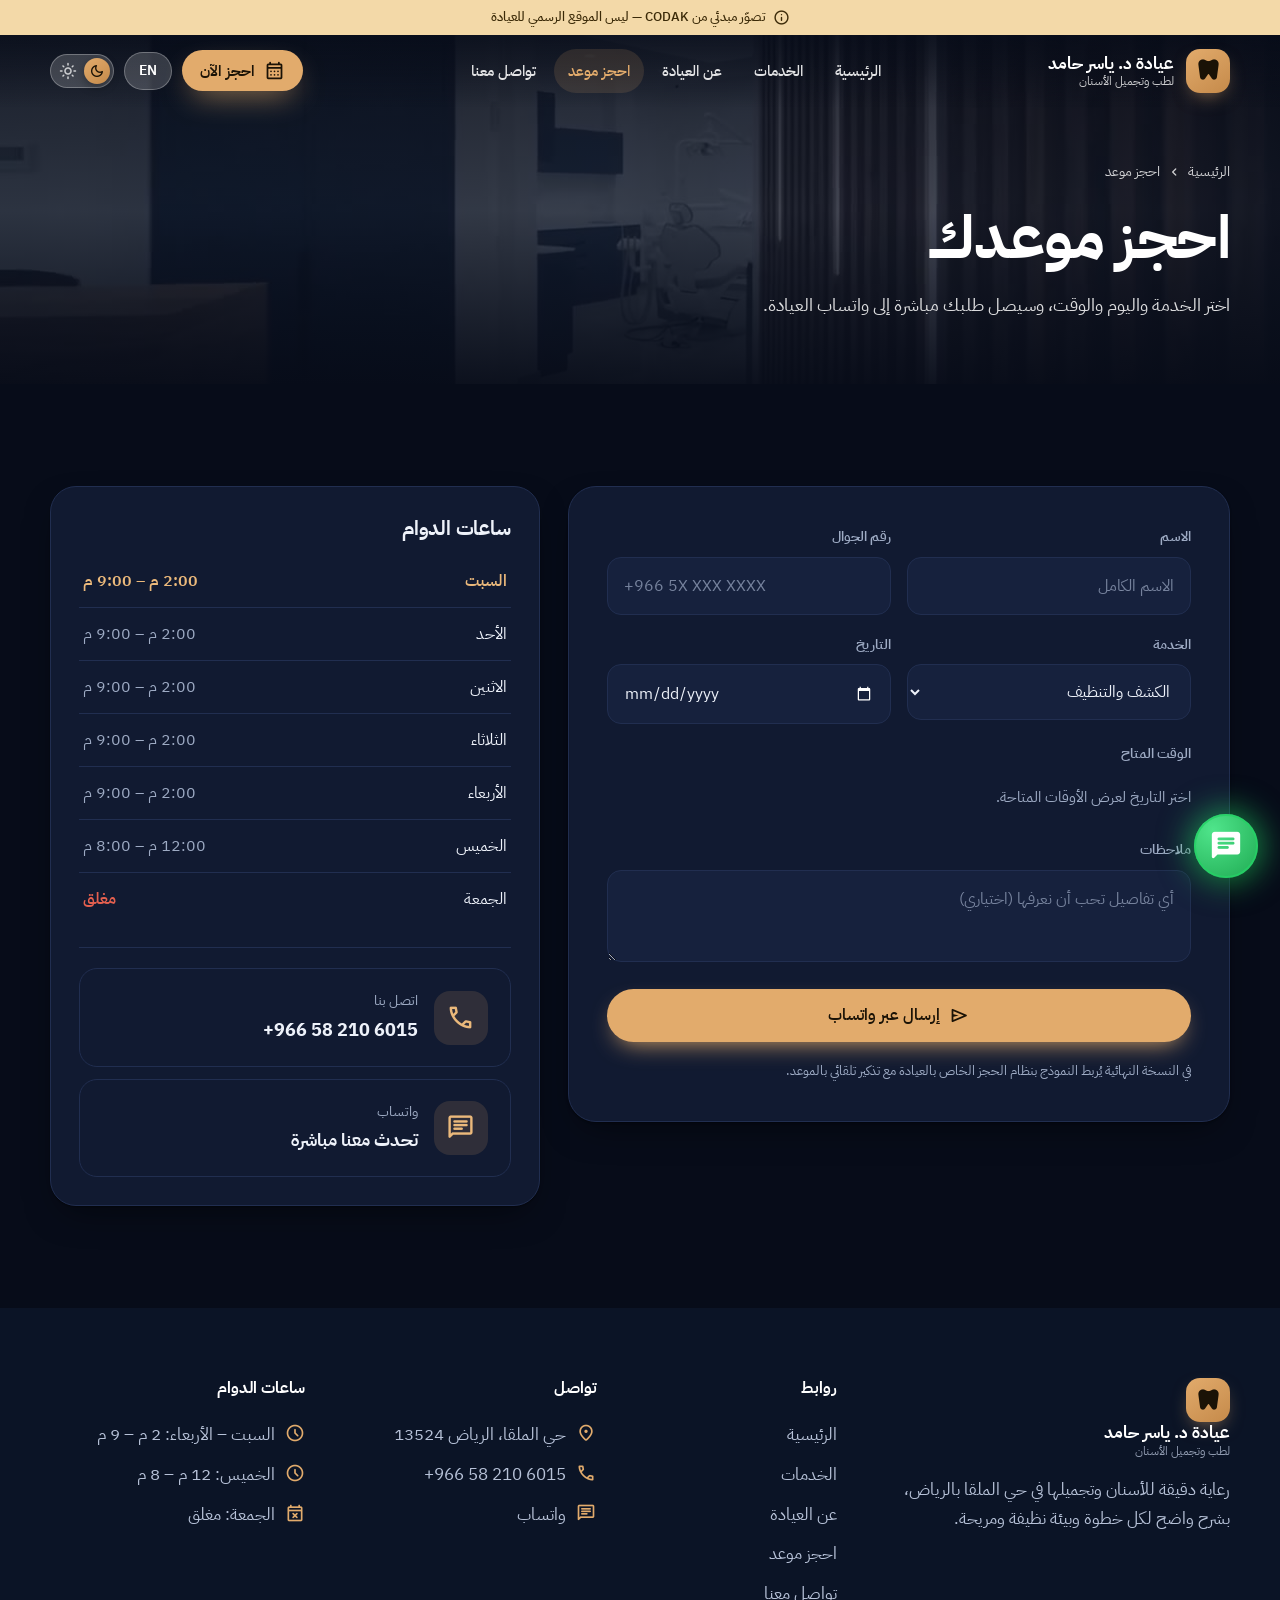
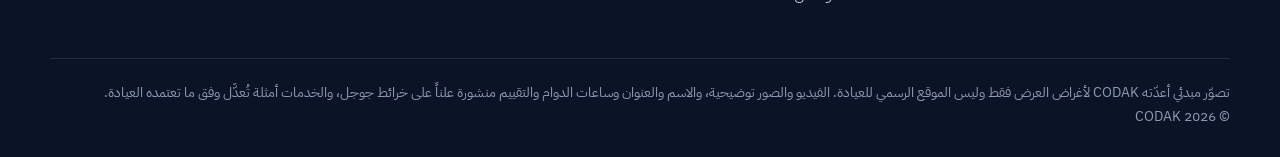
<file: booking.html>
<!doctype html>
<html lang="ar" dir="rtl" data-theme="dark">
<head>
<meta charset="utf-8">
<meta name="viewport" content="width=device-width,initial-scale=1,viewport-fit=cover">
<title data-ar="احجز موعد — عيادة د. ياسر حامد" data-en="Book — Dr. Yasser Hamed Clinic">احجز موعد — عيادة د. ياسر حامد</title>
<meta name="description" content="احجز موعدك في عيادة د. ياسر حامد.">
<meta name="robots" content="noindex,nofollow">
<meta name="theme-color" content="#070c19">
<link rel="stylesheet" href="assets/style.css">
<script>(function(){var d=document.documentElement;d.className+=' js';try{var t=localStorage.getItem('cw-theme');d.setAttribute('data-theme',t==='light'?'light':'dark');if(localStorage.getItem('cw-lang')==='en'){d.lang='en';d.dir='ltr'}}catch(e){}})();</script>
</head>
<body>
<a class="skip" href="#main"><span data-ar="تخطَّ إلى المحتوى" data-en="Skip to content">تخطَّ إلى المحتوى</span></a>
<div class="site-top">
<div class="notice"><span class="ms" aria-hidden="true">info</span><span data-ar="تصوّر مبدئي من CODAK — ليس الموقع الرسمي للعيادة" data-en="Concept preview by CODAK — not the clinic&#x27;s official website">تصوّر مبدئي من CODAK — ليس الموقع الرسمي للعيادة</span></div>
<header class="site-header"><div class="container bar">
<a class="brand" href="index.html" aria-label="عيادة د. ياسر حامد"><span class="brand-mark"><span class="ms fill" aria-hidden="true">dentistry</span></span><span class="brand-text"><b><span data-ar="عيادة د. ياسر حامد" data-en="Dr. Yasser Hamed Clinic">عيادة د. ياسر حامد</span></b><small><span data-ar="لطب وتجميل الأسنان" data-en="Dental &amp; Cosmetic Dentistry">لطب وتجميل الأسنان</span></small></span></a>
<nav class="nav" id="nav" data-aria-ar="التنقل الرئيسي" data-aria-en="Main navigation" aria-label="التنقل الرئيسي"><a href="index.html"><span data-ar="الرئيسية" data-en="Home">الرئيسية</span></a><a href="services.html"><span data-ar="الخدمات" data-en="Services">الخدمات</span></a><a href="about.html"><span data-ar="عن العيادة" data-en="About">عن العيادة</span></a><a href="booking.html" aria-current="page"><span data-ar="احجز موعد" data-en="Book">احجز موعد</span></a><a href="contact.html"><span data-ar="تواصل معنا" data-en="Contact">تواصل معنا</span></a></nav>
<div class="tools">
<a class="btn btn-amber btn-sm header-cta" href="booking.html"><span class="ms" aria-hidden="true">calendar_month</span><span data-ar="احجز الآن" data-en="Book now">احجز الآن</span></a>
<button class="lang-btn" id="langBtn" type="button">EN</button>
<button class="theme-switch" id="themeSwitch" type="button" role="switch" aria-checked="true" aria-label="الوضع الداكن"><span class="ms i-sun" aria-hidden="true">light_mode</span><span class="ms i-moon" aria-hidden="true">dark_mode</span><span class="knob"><span class="ms k-sun" aria-hidden="true">light_mode</span><span class="ms k-moon" aria-hidden="true">dark_mode</span></span></button>
<button class="menu-btn" id="menuBtn" type="button" aria-expanded="false" aria-controls="nav" data-aria-ar="القائمة" data-aria-en="Menu" aria-label="القائمة"><span class="ms" aria-hidden="true">menu</span></button>
</div></div></header></div>
<main id="main"><section class="page-hero"><div class="container">
<div class="crumbs"><a href="index.html"><span data-ar="الرئيسية" data-en="Home">الرئيسية</span></a><span class="ms" aria-hidden="true">chevron_right</span><span><span data-ar="احجز موعد" data-en="Book">احجز موعد</span></span></div>
<h1><span data-ar="احجز موعدك" data-en="Book your visit">احجز موعدك</span></h1><p><span data-ar="اختر الخدمة واليوم والوقت، وسيصل طلبك مباشرة إلى واتساب العيادة." data-en="Choose a service, day and time, and your request goes straight to the clinic&#x27;s WhatsApp.">اختر الخدمة واليوم والوقت، وسيصل طلبك مباشرة إلى واتساب العيادة.</span></p></div></section>
<section class="section"><div class="container book">
<form class="form reveal" style="--d:0.00s" id="bookForm" novalidate>
<div class="row2">
<div class="field"><label for="bName"><span data-ar="الاسم" data-en="Name">الاسم</span></label><input id="bName" autocomplete="name" required data-ph-ar="الاسم الكامل" data-ph-en="Full name" placeholder="الاسم الكامل"></div>
<div class="field"><label for="bPhone"><span data-ar="رقم الجوال" data-en="Mobile">رقم الجوال</span></label><input id="bPhone" type="tel" inputmode="tel" autocomplete="tel" dir="ltr" required placeholder="+966 5X XXX XXXX"></div>
</div>
<div class="row2">
<div class="field"><label for="bService"><span data-ar="الخدمة" data-en="Service">الخدمة</span></label><select id="bService"><option value="0" data-ar="الكشف والتنظيف" data-en="Check-ups &amp; cleaning">الكشف والتنظيف</option><option value="1" data-ar="تبييض الأسنان" data-en="Teeth whitening">تبييض الأسنان</option><option value="2" data-ar="الحشوات التجميلية" data-en="Cosmetic fillings">الحشوات التجميلية</option><option value="3" data-ar="التقويم والتقويم الشفاف" data-en="Braces &amp; clear aligners">التقويم والتقويم الشفاف</option><option value="4" data-ar="زراعة الأسنان" data-en="Dental implants">زراعة الأسنان</option><option value="5" data-ar="الفينير وابتسامة هوليوود" data-en="Veneers &amp; Hollywood smile">الفينير وابتسامة هوليوود</option><option value="6" data-ar="علاج العصب والجذور" data-en="Root canal treatment">علاج العصب والجذور</option><option value="7" data-ar="أسنان الأطفال" data-en="Children&#x27;s dentistry">أسنان الأطفال</option></select></div>
<div class="field"><label for="bDate"><span data-ar="التاريخ" data-en="Date">التاريخ</span></label><input id="bDate" type="date" required></div>
</div>
<div class="field"><label><span data-ar="الوقت المتاح" data-en="Available times">الوقت المتاح</span></label><div class="slots" id="slots" role="group"></div></div>
<div class="field"><label for="bNotes"><span data-ar="ملاحظات" data-en="Notes">ملاحظات</span></label><textarea id="bNotes" data-ph-ar="أي تفاصيل تحب أن نعرفها (اختياري)" data-ph-en="Anything we should know (optional)" placeholder="أي تفاصيل تحب أن نعرفها (اختياري)"></textarea></div>
<button class="btn btn-primary" type="submit"><span class="ms" aria-hidden="true">send</span><span data-ar="إرسال عبر واتساب" data-en="Send via WhatsApp">إرسال عبر واتساب</span></button>
<p class="fine"><span data-ar="في النسخة النهائية يُربط النموذج بنظام الحجز الخاص بالعيادة مع تذكير تلقائي بالموعد." data-en="In the final version the form connects to the clinic&#x27;s own booking system with automatic reminders.">في النسخة النهائية يُربط النموذج بنظام الحجز الخاص بالعيادة مع تذكير تلقائي بالموعد.</span></p>
</form>
<aside class="side-card reveal" style="--d:0.08s">
<h3><span data-ar="ساعات الدوام" data-en="Opening hours">ساعات الدوام</span></h3><table class="hours"><tr data-d="6"><td><span data-ar="السبت" data-en="Saturday">السبت</span></td><td><span data-ar="2:00 م – 9:00 م" data-en="2:00 PM – 9:00 PM">2:00 م – 9:00 م</span></td></tr><tr data-d="0"><td><span data-ar="الأحد" data-en="Sunday">الأحد</span></td><td><span data-ar="2:00 م – 9:00 م" data-en="2:00 PM – 9:00 PM">2:00 م – 9:00 م</span></td></tr><tr data-d="1"><td><span data-ar="الاثنين" data-en="Monday">الاثنين</span></td><td><span data-ar="2:00 م – 9:00 م" data-en="2:00 PM – 9:00 PM">2:00 م – 9:00 م</span></td></tr><tr data-d="2"><td><span data-ar="الثلاثاء" data-en="Tuesday">الثلاثاء</span></td><td><span data-ar="2:00 م – 9:00 م" data-en="2:00 PM – 9:00 PM">2:00 م – 9:00 م</span></td></tr><tr data-d="3"><td><span data-ar="الأربعاء" data-en="Wednesday">الأربعاء</span></td><td><span data-ar="2:00 م – 9:00 م" data-en="2:00 PM – 9:00 PM">2:00 م – 9:00 م</span></td></tr><tr data-d="4"><td><span data-ar="الخميس" data-en="Thursday">الخميس</span></td><td><span data-ar="12:00 م – 8:00 م" data-en="12:00 PM – 8:00 PM">12:00 م – 8:00 م</span></td></tr><tr data-d="5"><td><span data-ar="الجمعة" data-en="Friday">الجمعة</span></td><td class="closed"><span data-ar="مغلق" data-en="Closed">مغلق</span></td></tr></table>
<div style="margin-top:22px;padding-top:20px;border-top:1px solid var(--line);display:grid;gap:12px">
<a class="info" href="tel:+966582106015"><div class="ico"><span class="ms" aria-hidden="true">call</span></div><div><small><span data-ar="اتصل بنا" data-en="Call us">اتصل بنا</span></small><b class="ltr">+966 58 210 6015</b></div></a>
<a class="info" href="https://wa.me/966582106015" target="_blank" rel="noopener"><div class="ico"><span class="ms" aria-hidden="true">chat</span></div><div><small><span data-ar="واتساب" data-en="WhatsApp">واتساب</span></small><b><span data-ar="تحدث معنا مباشرة" data-en="Message us directly">تحدث معنا مباشرة</span></b></div></a>
</div></aside>
</div></section>
</main><footer class="footer"><div class="container">
<div class="f-grid">
<div><a class="brand" href="index.html" style="padding:0"><span class="brand-mark"><span class="ms fill" aria-hidden="true">dentistry</span></span><span class="brand-text"><b><span data-ar="عيادة د. ياسر حامد" data-en="Dr. Yasser Hamed Clinic">عيادة د. ياسر حامد</span></b><small><span data-ar="لطب وتجميل الأسنان" data-en="Dental &amp; Cosmetic Dentistry">لطب وتجميل الأسنان</span></small></span></a>
<p style="margin-top:16px;max-width:330px"><span data-ar="رعاية دقيقة للأسنان وتجميلها في حي الملقا بالرياض، بشرح واضح لكل خطوة وبيئة نظيفة ومريحة." data-en="Precise dental and cosmetic care in Al Malqa, Riyadh — every step explained, in a clean and comfortable setting.">رعاية دقيقة للأسنان وتجميلها في حي الملقا بالرياض، بشرح واضح لكل خطوة وبيئة نظيفة ومريحة.</span></p></div>
<div><h4><span data-ar="روابط" data-en="Links">روابط</span></h4><a href="index.html"><span data-ar="الرئيسية" data-en="Home">الرئيسية</span></a><a href="services.html"><span data-ar="الخدمات" data-en="Services">الخدمات</span></a><a href="about.html"><span data-ar="عن العيادة" data-en="About">عن العيادة</span></a><a href="booking.html"><span data-ar="احجز موعد" data-en="Book">احجز موعد</span></a><a href="contact.html"><span data-ar="تواصل معنا" data-en="Contact">تواصل معنا</span></a></div>
<div><h4><span data-ar="تواصل" data-en="Contact">تواصل</span></h4>
<div class="f-line"><span class="ms" aria-hidden="true">place</span><span><span data-ar="حي الملقا، الرياض 13524" data-en="Al Malqa, Riyadh 13524">حي الملقا، الرياض 13524</span></span></div>
<div class="f-line"><span class="ms" aria-hidden="true">call</span><a href="tel:+966582106015" style="padding:0"><span class="ltr">+966 58 210 6015</span></a></div>
<div class="f-line"><span class="ms" aria-hidden="true">chat</span><a href="https://wa.me/966582106015" target="_blank" rel="noopener" style="padding:0"><span data-ar="واتساب" data-en="WhatsApp">واتساب</span></a></div></div>
<div><h4><span data-ar="ساعات الدوام" data-en="Opening hours">ساعات الدوام</span></h4>
<div class="f-line"><span class="ms" aria-hidden="true">schedule</span><span><span data-ar="السبت – الأربعاء: 2 م – 9 م" data-en="Sat – Wed: 2 PM – 9 PM">السبت – الأربعاء: 2 م – 9 م</span></span></div>
<div class="f-line"><span class="ms" aria-hidden="true">schedule</span><span><span data-ar="الخميس: 12 م – 8 م" data-en="Thursday: 12 PM – 8 PM">الخميس: 12 م – 8 م</span></span></div>
<div class="f-line"><span class="ms" aria-hidden="true">event_busy</span><span><span data-ar="الجمعة: مغلق" data-en="Friday: closed">الجمعة: مغلق</span></span></div></div>
</div>
<div class="f-bottom"><span data-ar="تصوّر مبدئي أعدّته CODAK لأغراض العرض فقط وليس الموقع الرسمي للعيادة. الفيديو والصور توضيحية، والاسم والعنوان وساعات الدوام والتقييم منشورة علناً على خرائط جوجل، والخدمات أمثلة تُعدَّل وفق ما تعتمده العيادة." data-en="A concept preview prepared by CODAK for presentation only — not the clinic&#x27;s official website. Video and images are illustrative; the name, address, hours and rating are publicly listed on Google Maps, and services are samples to be adjusted to what the clinic confirms.">تصوّر مبدئي أعدّته CODAK لأغراض العرض فقط وليس الموقع الرسمي للعيادة. الفيديو والصور توضيحية، والاسم والعنوان وساعات الدوام والتقييم منشورة علناً على خرائط جوجل، والخدمات أمثلة تُعدَّل وفق ما تعتمده العيادة.</span><br>© <span id="year">2026</span> CODAK</div>
</div></footer>
<a class="wa" href="https://wa.me/966582106015" target="_blank" rel="noopener" data-aria-ar="تواصل عبر واتساب" data-aria-en="Chat on WhatsApp" aria-label="تواصل عبر واتساب"><span class="ms" aria-hidden="true">chat</span><span class="wa-tip"><span data-ar="تواصل عبر واتساب" data-en="Chat on WhatsApp">تواصل عبر واتساب</span></span></a>
<div class="toast" id="toast" role="status" aria-live="polite"><span class="ms" aria-hidden="true">info</span><span class="t"></span></div>
<script src="assets/app.js"></script>
</body></html>
</file>
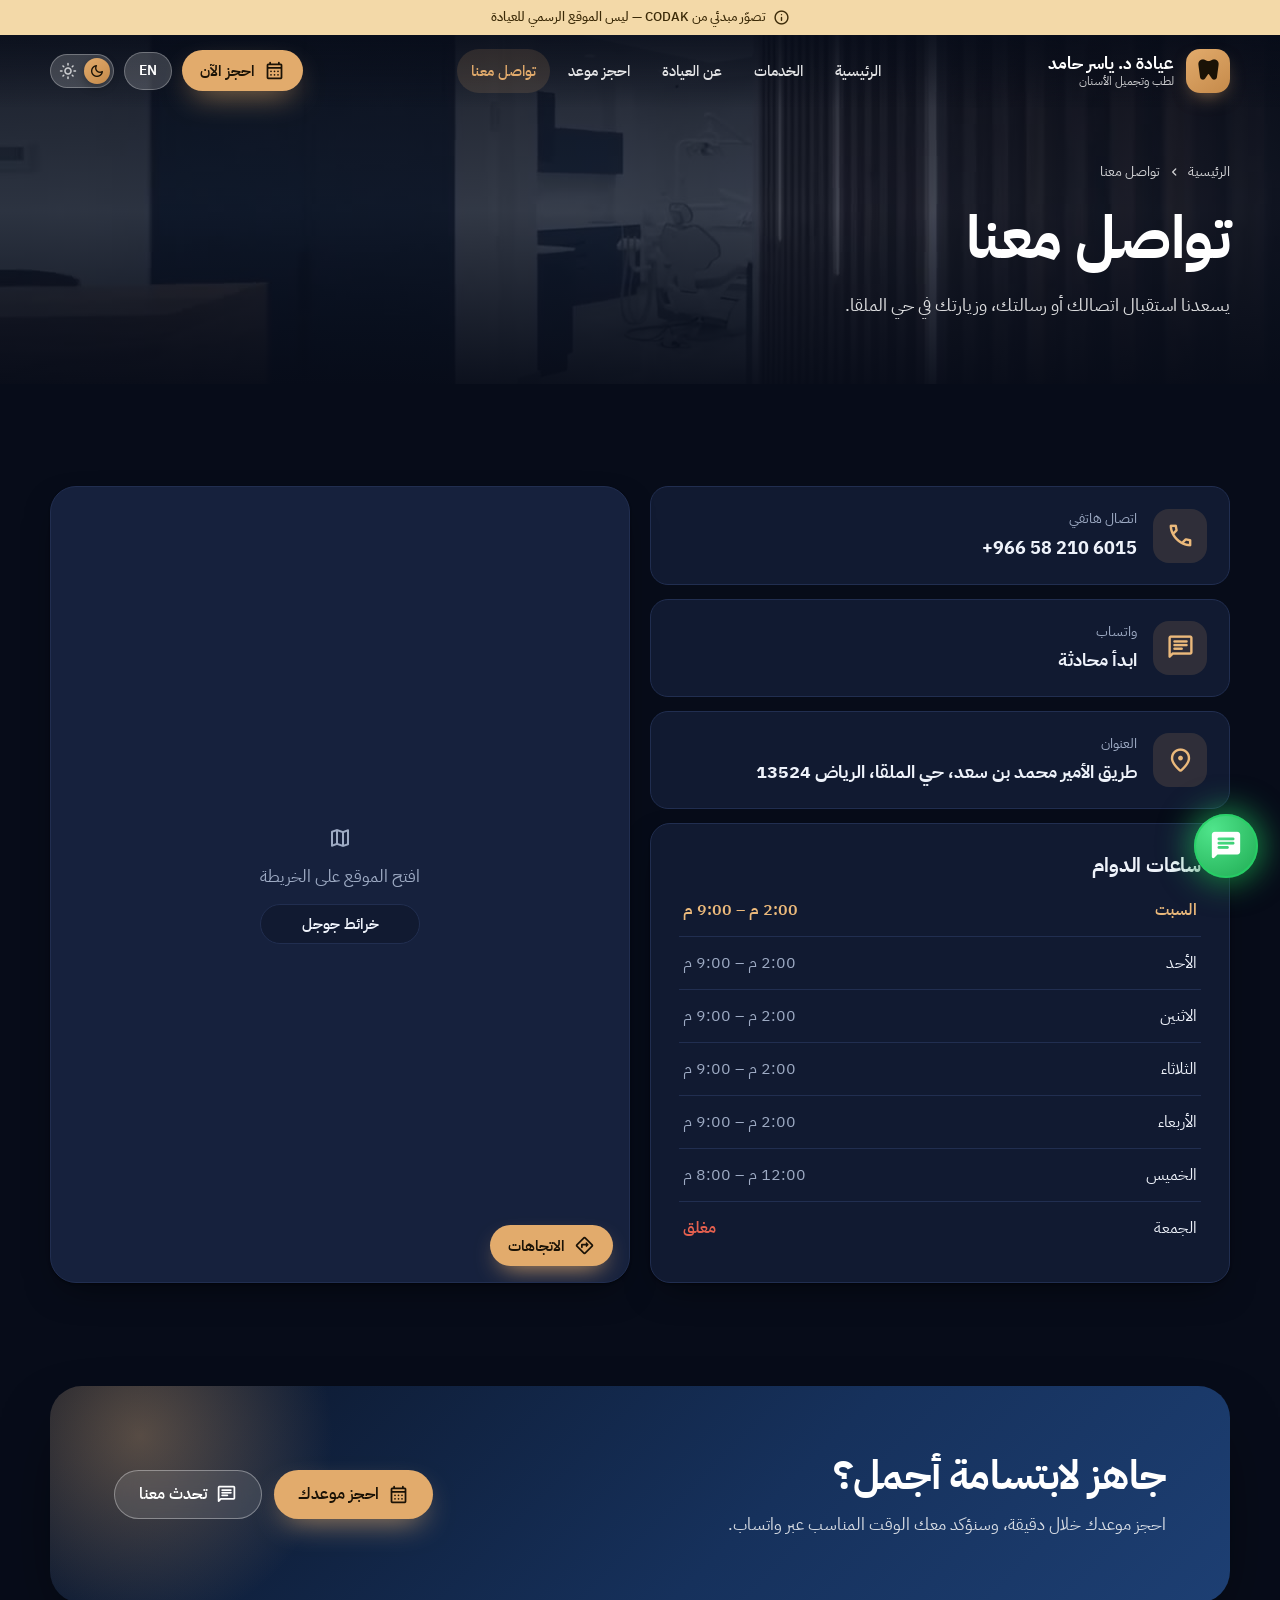
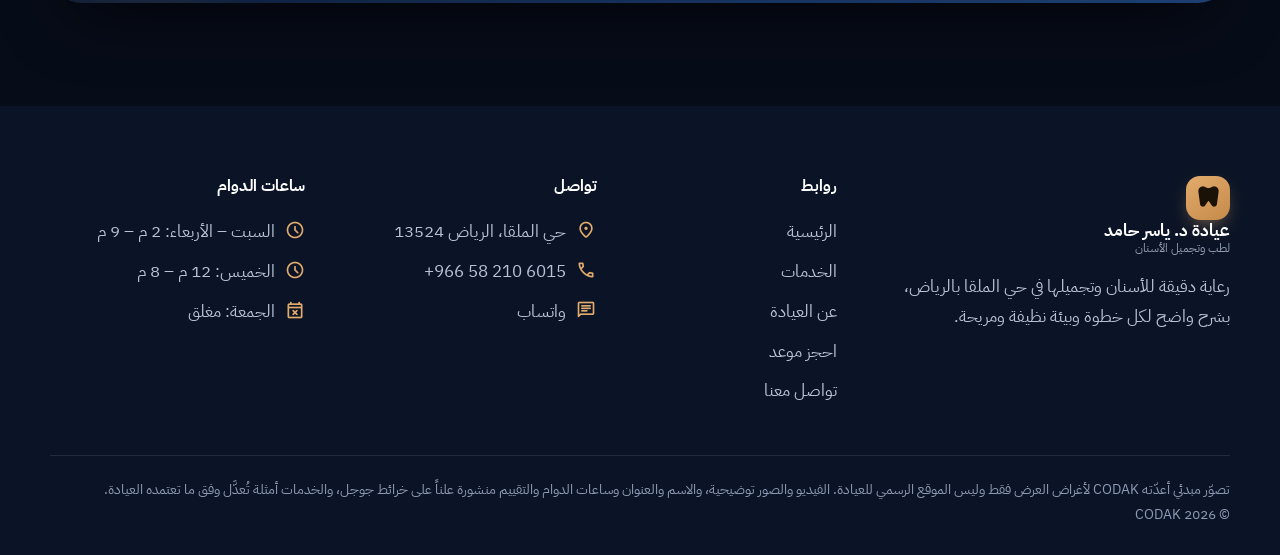
<file: contact.html>
<!doctype html>
<html lang="ar" dir="rtl" data-theme="dark">
<head>
<meta charset="utf-8">
<meta name="viewport" content="width=device-width,initial-scale=1,viewport-fit=cover">
<title data-ar="تواصل معنا — عيادة د. ياسر حامد" data-en="Contact — Dr. Yasser Hamed Clinic">تواصل معنا — عيادة د. ياسر حامد</title>
<meta name="description" content="عنوان وساعات وتواصل عيادة د. ياسر حامد في الملقا.">
<meta name="robots" content="noindex,nofollow">
<meta name="theme-color" content="#070c19">
<link rel="stylesheet" href="assets/style.css">
<script>(function(){var d=document.documentElement;d.className+=' js';try{var t=localStorage.getItem('cw-theme');d.setAttribute('data-theme',t==='light'?'light':'dark');if(localStorage.getItem('cw-lang')==='en'){d.lang='en';d.dir='ltr'}}catch(e){}})();</script>
</head>
<body>
<a class="skip" href="#main"><span data-ar="تخطَّ إلى المحتوى" data-en="Skip to content">تخطَّ إلى المحتوى</span></a>
<div class="site-top">
<div class="notice"><span class="ms" aria-hidden="true">info</span><span data-ar="تصوّر مبدئي من CODAK — ليس الموقع الرسمي للعيادة" data-en="Concept preview by CODAK — not the clinic&#x27;s official website">تصوّر مبدئي من CODAK — ليس الموقع الرسمي للعيادة</span></div>
<header class="site-header"><div class="container bar">
<a class="brand" href="index.html" aria-label="عيادة د. ياسر حامد"><span class="brand-mark"><span class="ms fill" aria-hidden="true">dentistry</span></span><span class="brand-text"><b><span data-ar="عيادة د. ياسر حامد" data-en="Dr. Yasser Hamed Clinic">عيادة د. ياسر حامد</span></b><small><span data-ar="لطب وتجميل الأسنان" data-en="Dental &amp; Cosmetic Dentistry">لطب وتجميل الأسنان</span></small></span></a>
<nav class="nav" id="nav" data-aria-ar="التنقل الرئيسي" data-aria-en="Main navigation" aria-label="التنقل الرئيسي"><a href="index.html"><span data-ar="الرئيسية" data-en="Home">الرئيسية</span></a><a href="services.html"><span data-ar="الخدمات" data-en="Services">الخدمات</span></a><a href="about.html"><span data-ar="عن العيادة" data-en="About">عن العيادة</span></a><a href="booking.html"><span data-ar="احجز موعد" data-en="Book">احجز موعد</span></a><a href="contact.html" aria-current="page"><span data-ar="تواصل معنا" data-en="Contact">تواصل معنا</span></a></nav>
<div class="tools">
<a class="btn btn-amber btn-sm header-cta" href="booking.html"><span class="ms" aria-hidden="true">calendar_month</span><span data-ar="احجز الآن" data-en="Book now">احجز الآن</span></a>
<button class="lang-btn" id="langBtn" type="button">EN</button>
<button class="theme-switch" id="themeSwitch" type="button" role="switch" aria-checked="true" aria-label="الوضع الداكن"><span class="ms i-sun" aria-hidden="true">light_mode</span><span class="ms i-moon" aria-hidden="true">dark_mode</span><span class="knob"><span class="ms k-sun" aria-hidden="true">light_mode</span><span class="ms k-moon" aria-hidden="true">dark_mode</span></span></button>
<button class="menu-btn" id="menuBtn" type="button" aria-expanded="false" aria-controls="nav" data-aria-ar="القائمة" data-aria-en="Menu" aria-label="القائمة"><span class="ms" aria-hidden="true">menu</span></button>
</div></div></header></div>
<main id="main"><section class="page-hero"><div class="container">
<div class="crumbs"><a href="index.html"><span data-ar="الرئيسية" data-en="Home">الرئيسية</span></a><span class="ms" aria-hidden="true">chevron_right</span><span><span data-ar="تواصل معنا" data-en="Contact">تواصل معنا</span></span></div>
<h1><span data-ar="تواصل معنا" data-en="Get in touch">تواصل معنا</span></h1><p><span data-ar="يسعدنا استقبال اتصالك أو رسالتك، وزيارتك في حي الملقا." data-en="We&#x27;re glad to take your call or message — and to welcome you in Al Malqa.">يسعدنا استقبال اتصالك أو رسالتك، وزيارتك في حي الملقا.</span></p></div></section>
<section class="section"><div class="container grid g2">
<div class="info-list">
<a class="info reveal" style="--d:0.00s" href="tel:+966582106015"><div class="ico"><span class="ms" aria-hidden="true">call</span></div><div><small><span data-ar="اتصال هاتفي" data-en="Phone">اتصال هاتفي</span></small><b class="ltr">+966 58 210 6015</b></div></a>
<a class="info reveal" style="--d:0.08s" href="https://wa.me/966582106015" target="_blank" rel="noopener"><div class="ico"><span class="ms" aria-hidden="true">chat</span></div><div><small><span data-ar="واتساب" data-en="WhatsApp">واتساب</span></small><b><span data-ar="ابدأ محادثة" data-en="Start a chat">ابدأ محادثة</span></b></div></a>
<a class="info reveal" style="--d:0.16s" href="https://www.google.com/maps/search/?api=1&query=24.8140459,46.598887" target="_blank" rel="noopener"><div class="ico"><span class="ms" aria-hidden="true">place</span></div><div><small><span data-ar="العنوان" data-en="Address">العنوان</span></small><b><span data-ar="طريق الأمير محمد بن سعد، حي الملقا، الرياض 13524" data-en="Prince Muhammad Ibn Saad Rd, Al Malqa, Riyadh 13524">طريق الأمير محمد بن سعد، حي الملقا، الرياض 13524</span></b></div></a>
<div class="card reveal" style="--d:0.24s"><h3 style="margin-bottom:6px"><span data-ar="ساعات الدوام" data-en="Opening hours">ساعات الدوام</span></h3><table class="hours"><tr data-d="6"><td><span data-ar="السبت" data-en="Saturday">السبت</span></td><td><span data-ar="2:00 م – 9:00 م" data-en="2:00 PM – 9:00 PM">2:00 م – 9:00 م</span></td></tr><tr data-d="0"><td><span data-ar="الأحد" data-en="Sunday">الأحد</span></td><td><span data-ar="2:00 م – 9:00 م" data-en="2:00 PM – 9:00 PM">2:00 م – 9:00 م</span></td></tr><tr data-d="1"><td><span data-ar="الاثنين" data-en="Monday">الاثنين</span></td><td><span data-ar="2:00 م – 9:00 م" data-en="2:00 PM – 9:00 PM">2:00 م – 9:00 م</span></td></tr><tr data-d="2"><td><span data-ar="الثلاثاء" data-en="Tuesday">الثلاثاء</span></td><td><span data-ar="2:00 م – 9:00 م" data-en="2:00 PM – 9:00 PM">2:00 م – 9:00 م</span></td></tr><tr data-d="3"><td><span data-ar="الأربعاء" data-en="Wednesday">الأربعاء</span></td><td><span data-ar="2:00 م – 9:00 م" data-en="2:00 PM – 9:00 PM">2:00 م – 9:00 م</span></td></tr><tr data-d="4"><td><span data-ar="الخميس" data-en="Thursday">الخميس</span></td><td><span data-ar="12:00 م – 8:00 م" data-en="12:00 PM – 8:00 PM">12:00 م – 8:00 م</span></td></tr><tr data-d="5"><td><span data-ar="الجمعة" data-en="Friday">الجمعة</span></td><td class="closed"><span data-ar="مغلق" data-en="Closed">مغلق</span></td></tr></table></div>
</div>
<div class="map-wrap reveal" style="--d:0.08s"><div class="map-fallback"><span class="ms" aria-hidden="true">map</span><span><span data-ar="افتح الموقع على الخريطة" data-en="Open the location on the map">افتح الموقع على الخريطة</span></span><a class="btn btn-outline btn-sm" href="https://www.google.com/maps/search/?api=1&query=24.8140459,46.598887" target="_blank" rel="noopener"><span data-ar="خرائط جوجل" data-en="Google Maps">خرائط جوجل</span></a></div>
<iframe src="https://www.google.com/maps?q=24.8140459,46.598887&z=16&output=embed" loading="lazy" referrerpolicy="no-referrer-when-downgrade" title="map" allowfullscreen></iframe><a class="btn btn-primary btn-sm map-open" href="https://www.google.com/maps/search/?api=1&query=24.8140459,46.598887" target="_blank" rel="noopener"><span class="ms" aria-hidden="true">directions</span><span data-ar="الاتجاهات" data-en="Directions">الاتجاهات</span></a></div>
</div></section>
<section class="section" style="padding-top:0"><div class="container"><div class="cta-band reveal" style="--d:0.00s">
<div><h2><span data-ar="جاهز لابتسامة أجمل؟" data-en="Ready for a better smile?">جاهز لابتسامة أجمل؟</span></h2><p><span data-ar="احجز موعدك خلال دقيقة، وسنؤكد معك الوقت المناسب عبر واتساب." data-en="Book in under a minute and we&#x27;ll confirm a suitable time with you on WhatsApp.">احجز موعدك خلال دقيقة، وسنؤكد معك الوقت المناسب عبر واتساب.</span></p></div>
<div class="cta-row"><a class="btn btn-amber" href="booking.html"><span class="ms" aria-hidden="true">calendar_month</span><span data-ar="احجز موعدك" data-en="Book your visit">احجز موعدك</span></a><a class="btn btn-glass" href="https://wa.me/966582106015" target="_blank" rel="noopener"><span class="ms" aria-hidden="true">chat</span><span data-ar="تحدث معنا" data-en="Chat with us">تحدث معنا</span></a></div>
</div></div></section>
</main><footer class="footer"><div class="container">
<div class="f-grid">
<div><a class="brand" href="index.html" style="padding:0"><span class="brand-mark"><span class="ms fill" aria-hidden="true">dentistry</span></span><span class="brand-text"><b><span data-ar="عيادة د. ياسر حامد" data-en="Dr. Yasser Hamed Clinic">عيادة د. ياسر حامد</span></b><small><span data-ar="لطب وتجميل الأسنان" data-en="Dental &amp; Cosmetic Dentistry">لطب وتجميل الأسنان</span></small></span></a>
<p style="margin-top:16px;max-width:330px"><span data-ar="رعاية دقيقة للأسنان وتجميلها في حي الملقا بالرياض، بشرح واضح لكل خطوة وبيئة نظيفة ومريحة." data-en="Precise dental and cosmetic care in Al Malqa, Riyadh — every step explained, in a clean and comfortable setting.">رعاية دقيقة للأسنان وتجميلها في حي الملقا بالرياض، بشرح واضح لكل خطوة وبيئة نظيفة ومريحة.</span></p></div>
<div><h4><span data-ar="روابط" data-en="Links">روابط</span></h4><a href="index.html"><span data-ar="الرئيسية" data-en="Home">الرئيسية</span></a><a href="services.html"><span data-ar="الخدمات" data-en="Services">الخدمات</span></a><a href="about.html"><span data-ar="عن العيادة" data-en="About">عن العيادة</span></a><a href="booking.html"><span data-ar="احجز موعد" data-en="Book">احجز موعد</span></a><a href="contact.html"><span data-ar="تواصل معنا" data-en="Contact">تواصل معنا</span></a></div>
<div><h4><span data-ar="تواصل" data-en="Contact">تواصل</span></h4>
<div class="f-line"><span class="ms" aria-hidden="true">place</span><span><span data-ar="حي الملقا، الرياض 13524" data-en="Al Malqa, Riyadh 13524">حي الملقا، الرياض 13524</span></span></div>
<div class="f-line"><span class="ms" aria-hidden="true">call</span><a href="tel:+966582106015" style="padding:0"><span class="ltr">+966 58 210 6015</span></a></div>
<div class="f-line"><span class="ms" aria-hidden="true">chat</span><a href="https://wa.me/966582106015" target="_blank" rel="noopener" style="padding:0"><span data-ar="واتساب" data-en="WhatsApp">واتساب</span></a></div></div>
<div><h4><span data-ar="ساعات الدوام" data-en="Opening hours">ساعات الدوام</span></h4>
<div class="f-line"><span class="ms" aria-hidden="true">schedule</span><span><span data-ar="السبت – الأربعاء: 2 م – 9 م" data-en="Sat – Wed: 2 PM – 9 PM">السبت – الأربعاء: 2 م – 9 م</span></span></div>
<div class="f-line"><span class="ms" aria-hidden="true">schedule</span><span><span data-ar="الخميس: 12 م – 8 م" data-en="Thursday: 12 PM – 8 PM">الخميس: 12 م – 8 م</span></span></div>
<div class="f-line"><span class="ms" aria-hidden="true">event_busy</span><span><span data-ar="الجمعة: مغلق" data-en="Friday: closed">الجمعة: مغلق</span></span></div></div>
</div>
<div class="f-bottom"><span data-ar="تصوّر مبدئي أعدّته CODAK لأغراض العرض فقط وليس الموقع الرسمي للعيادة. الفيديو والصور توضيحية، والاسم والعنوان وساعات الدوام والتقييم منشورة علناً على خرائط جوجل، والخدمات أمثلة تُعدَّل وفق ما تعتمده العيادة." data-en="A concept preview prepared by CODAK for presentation only — not the clinic&#x27;s official website. Video and images are illustrative; the name, address, hours and rating are publicly listed on Google Maps, and services are samples to be adjusted to what the clinic confirms.">تصوّر مبدئي أعدّته CODAK لأغراض العرض فقط وليس الموقع الرسمي للعيادة. الفيديو والصور توضيحية، والاسم والعنوان وساعات الدوام والتقييم منشورة علناً على خرائط جوجل، والخدمات أمثلة تُعدَّل وفق ما تعتمده العيادة.</span><br>© <span id="year">2026</span> CODAK</div>
</div></footer>
<a class="wa" href="https://wa.me/966582106015" target="_blank" rel="noopener" data-aria-ar="تواصل عبر واتساب" data-aria-en="Chat on WhatsApp" aria-label="تواصل عبر واتساب"><span class="ms" aria-hidden="true">chat</span><span class="wa-tip"><span data-ar="تواصل عبر واتساب" data-en="Chat on WhatsApp">تواصل عبر واتساب</span></span></a>
<div class="toast" id="toast" role="status" aria-live="polite"><span class="ms" aria-hidden="true">info</span><span class="t"></span></div>
<script src="assets/app.js"></script>
</body></html>
</file>
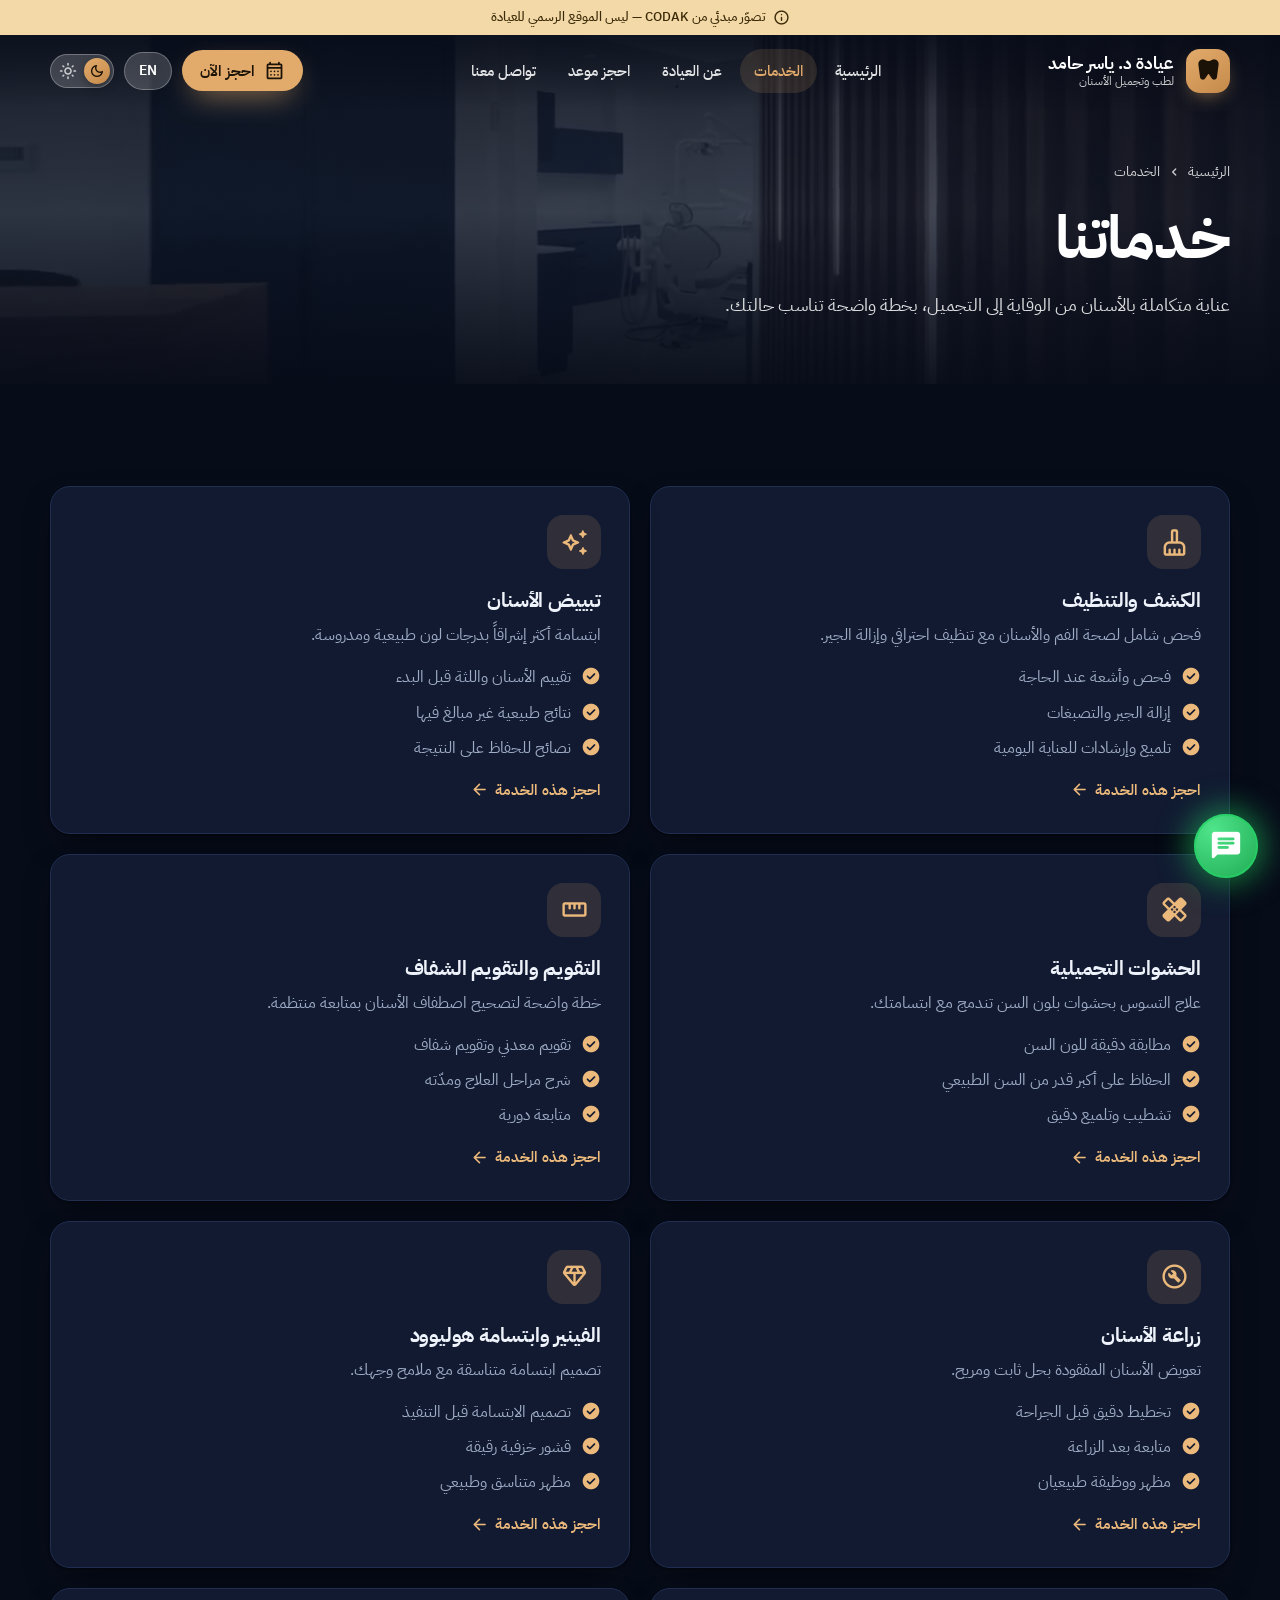
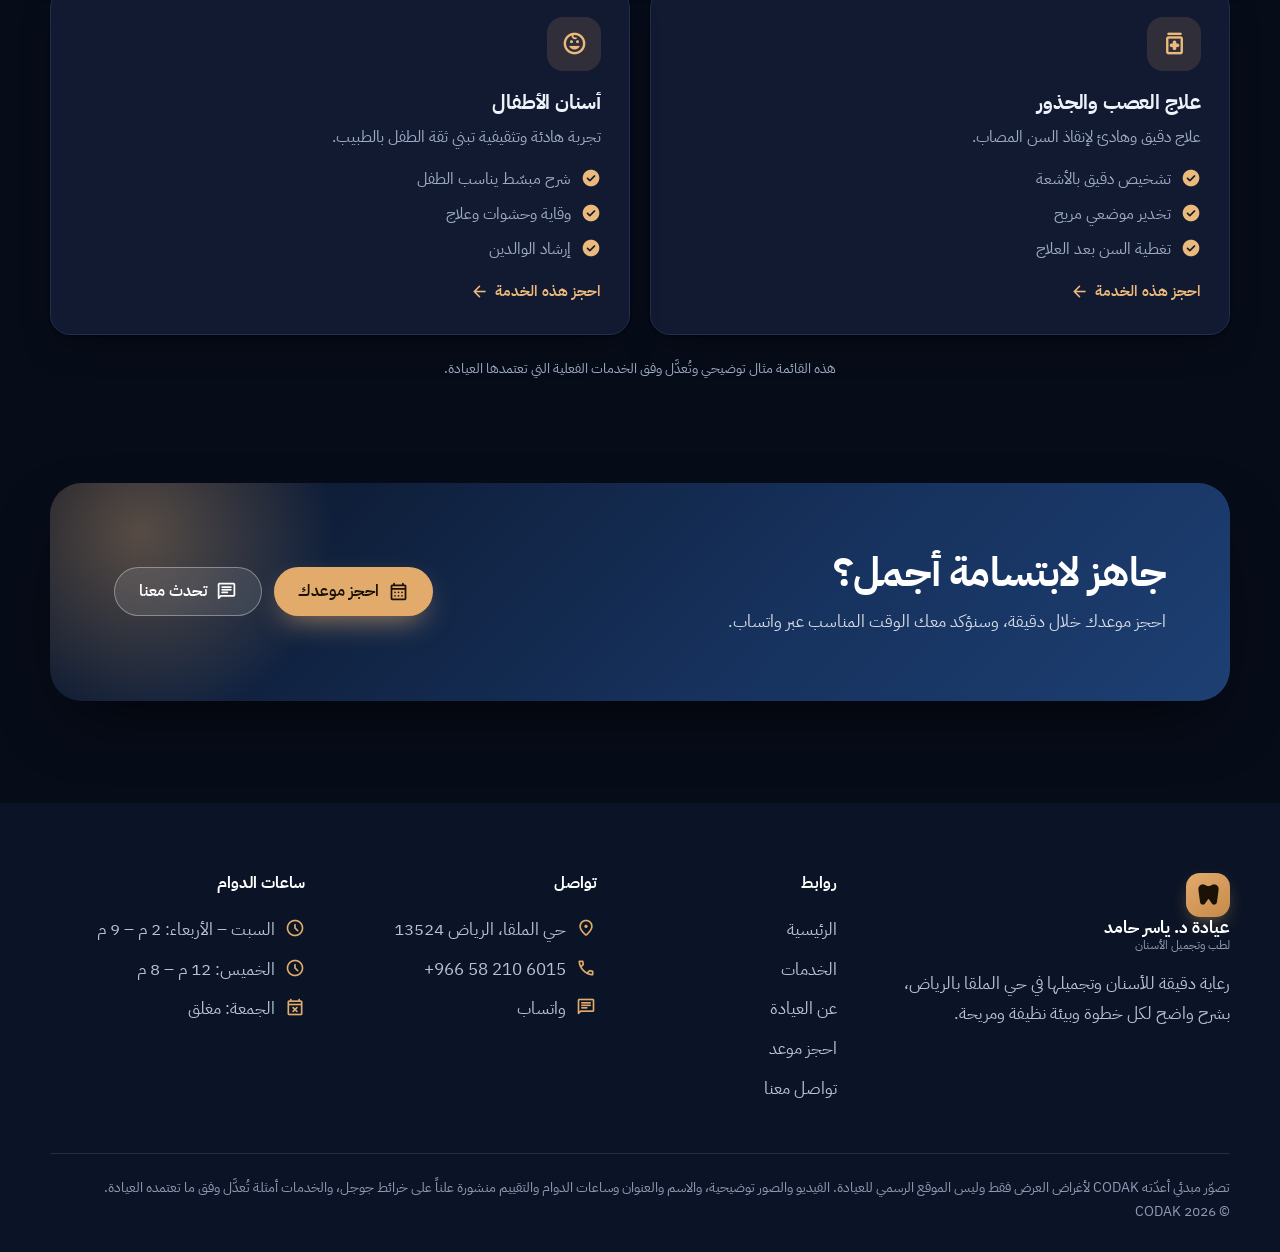
<file: services.html>
<!doctype html>
<html lang="ar" dir="rtl" data-theme="dark">
<head>
<meta charset="utf-8">
<meta name="viewport" content="width=device-width,initial-scale=1,viewport-fit=cover">
<title data-ar="الخدمات — عيادة د. ياسر حامد" data-en="Services — Dr. Yasser Hamed Clinic">الخدمات — عيادة د. ياسر حامد</title>
<meta name="description" content="خدمات طب وتجميل الأسنان.">
<meta name="robots" content="noindex,nofollow">
<meta name="theme-color" content="#070c19">
<link rel="stylesheet" href="assets/style.css">
<script>(function(){var d=document.documentElement;d.className+=' js';try{var t=localStorage.getItem('cw-theme');d.setAttribute('data-theme',t==='light'?'light':'dark');if(localStorage.getItem('cw-lang')==='en'){d.lang='en';d.dir='ltr'}}catch(e){}})();</script>
</head>
<body>
<a class="skip" href="#main"><span data-ar="تخطَّ إلى المحتوى" data-en="Skip to content">تخطَّ إلى المحتوى</span></a>
<div class="site-top">
<div class="notice"><span class="ms" aria-hidden="true">info</span><span data-ar="تصوّر مبدئي من CODAK — ليس الموقع الرسمي للعيادة" data-en="Concept preview by CODAK — not the clinic&#x27;s official website">تصوّر مبدئي من CODAK — ليس الموقع الرسمي للعيادة</span></div>
<header class="site-header"><div class="container bar">
<a class="brand" href="index.html" aria-label="عيادة د. ياسر حامد"><span class="brand-mark"><span class="ms fill" aria-hidden="true">dentistry</span></span><span class="brand-text"><b><span data-ar="عيادة د. ياسر حامد" data-en="Dr. Yasser Hamed Clinic">عيادة د. ياسر حامد</span></b><small><span data-ar="لطب وتجميل الأسنان" data-en="Dental &amp; Cosmetic Dentistry">لطب وتجميل الأسنان</span></small></span></a>
<nav class="nav" id="nav" data-aria-ar="التنقل الرئيسي" data-aria-en="Main navigation" aria-label="التنقل الرئيسي"><a href="index.html"><span data-ar="الرئيسية" data-en="Home">الرئيسية</span></a><a href="services.html" aria-current="page"><span data-ar="الخدمات" data-en="Services">الخدمات</span></a><a href="about.html"><span data-ar="عن العيادة" data-en="About">عن العيادة</span></a><a href="booking.html"><span data-ar="احجز موعد" data-en="Book">احجز موعد</span></a><a href="contact.html"><span data-ar="تواصل معنا" data-en="Contact">تواصل معنا</span></a></nav>
<div class="tools">
<a class="btn btn-amber btn-sm header-cta" href="booking.html"><span class="ms" aria-hidden="true">calendar_month</span><span data-ar="احجز الآن" data-en="Book now">احجز الآن</span></a>
<button class="lang-btn" id="langBtn" type="button">EN</button>
<button class="theme-switch" id="themeSwitch" type="button" role="switch" aria-checked="true" aria-label="الوضع الداكن"><span class="ms i-sun" aria-hidden="true">light_mode</span><span class="ms i-moon" aria-hidden="true">dark_mode</span><span class="knob"><span class="ms k-sun" aria-hidden="true">light_mode</span><span class="ms k-moon" aria-hidden="true">dark_mode</span></span></button>
<button class="menu-btn" id="menuBtn" type="button" aria-expanded="false" aria-controls="nav" data-aria-ar="القائمة" data-aria-en="Menu" aria-label="القائمة"><span class="ms" aria-hidden="true">menu</span></button>
</div></div></header></div>
<main id="main"><section class="page-hero"><div class="container">
<div class="crumbs"><a href="index.html"><span data-ar="الرئيسية" data-en="Home">الرئيسية</span></a><span class="ms" aria-hidden="true">chevron_right</span><span><span data-ar="الخدمات" data-en="Services">الخدمات</span></span></div>
<h1><span data-ar="خدماتنا" data-en="Our services">خدماتنا</span></h1><p><span data-ar="عناية متكاملة بالأسنان من الوقاية إلى التجميل، بخطة واضحة تناسب حالتك." data-en="Complete dental care from prevention to cosmetics, with a clear plan that fits your case.">عناية متكاملة بالأسنان من الوقاية إلى التجميل، بخطة واضحة تناسب حالتك.</span></p></div></section>
<section class="section"><div class="container"><div class="grid g2"><article class="card reveal" style="--d:0.00s"><div class="ico"><span class="ms" aria-hidden="true">cleaning_services</span></div><h3><span data-ar="الكشف والتنظيف" data-en="Check-ups &amp; cleaning">الكشف والتنظيف</span></h3><p><span data-ar="فحص شامل لصحة الفم والأسنان مع تنظيف احترافي وإزالة الجير." data-en="A thorough check of your oral health with professional cleaning and scaling.">فحص شامل لصحة الفم والأسنان مع تنظيف احترافي وإزالة الجير.</span></p><ul class="ticks"><li><span class="ms fill" aria-hidden="true">check_circle</span><span data-ar="فحص وأشعة عند الحاجة" data-en="Examination and X-rays when needed">فحص وأشعة عند الحاجة</span></li><li><span class="ms fill" aria-hidden="true">check_circle</span><span data-ar="إزالة الجير والتصبغات" data-en="Scaling and stain removal">إزالة الجير والتصبغات</span></li><li><span class="ms fill" aria-hidden="true">check_circle</span><span data-ar="تلميع وإرشادات للعناية اليومية" data-en="Polishing and daily-care guidance">تلميع وإرشادات للعناية اليومية</span></li></ul><a class="more" href="booking.html"><span data-ar="احجز هذه الخدمة" data-en="Book this service">احجز هذه الخدمة</span><span class="ms" aria-hidden="true">arrow_forward</span></a></article><article class="card reveal" style="--d:0.08s"><div class="ico"><span class="ms" aria-hidden="true">auto_awesome</span></div><h3><span data-ar="تبييض الأسنان" data-en="Teeth whitening">تبييض الأسنان</span></h3><p><span data-ar="ابتسامة أكثر إشراقاً بدرجات لون طبيعية ومدروسة." data-en="A brighter smile in natural, well-considered shades.">ابتسامة أكثر إشراقاً بدرجات لون طبيعية ومدروسة.</span></p><ul class="ticks"><li><span class="ms fill" aria-hidden="true">check_circle</span><span data-ar="تقييم الأسنان واللثة قبل البدء" data-en="Teeth and gum assessment first">تقييم الأسنان واللثة قبل البدء</span></li><li><span class="ms fill" aria-hidden="true">check_circle</span><span data-ar="نتائج طبيعية غير مبالغ فيها" data-en="Natural, never overdone results">نتائج طبيعية غير مبالغ فيها</span></li><li><span class="ms fill" aria-hidden="true">check_circle</span><span data-ar="نصائح للحفاظ على النتيجة" data-en="Tips to keep the result">نصائح للحفاظ على النتيجة</span></li></ul><a class="more" href="booking.html"><span data-ar="احجز هذه الخدمة" data-en="Book this service">احجز هذه الخدمة</span><span class="ms" aria-hidden="true">arrow_forward</span></a></article><article class="card reveal" style="--d:0.00s"><div class="ico"><span class="ms" aria-hidden="true">healing</span></div><h3><span data-ar="الحشوات التجميلية" data-en="Cosmetic fillings">الحشوات التجميلية</span></h3><p><span data-ar="علاج التسوس بحشوات بلون السن تندمج مع ابتسامتك." data-en="Treat decay with tooth-coloured fillings that blend into your smile.">علاج التسوس بحشوات بلون السن تندمج مع ابتسامتك.</span></p><ul class="ticks"><li><span class="ms fill" aria-hidden="true">check_circle</span><span data-ar="مطابقة دقيقة للون السن" data-en="Precise shade matching">مطابقة دقيقة للون السن</span></li><li><span class="ms fill" aria-hidden="true">check_circle</span><span data-ar="الحفاظ على أكبر قدر من السن الطبيعي" data-en="Preserving as much natural tooth as possible">الحفاظ على أكبر قدر من السن الطبيعي</span></li><li><span class="ms fill" aria-hidden="true">check_circle</span><span data-ar="تشطيب وتلميع دقيق" data-en="Careful finishing and polishing">تشطيب وتلميع دقيق</span></li></ul><a class="more" href="booking.html"><span data-ar="احجز هذه الخدمة" data-en="Book this service">احجز هذه الخدمة</span><span class="ms" aria-hidden="true">arrow_forward</span></a></article><article class="card reveal" style="--d:0.08s"><div class="ico"><span class="ms" aria-hidden="true">straighten</span></div><h3><span data-ar="التقويم والتقويم الشفاف" data-en="Braces &amp; clear aligners">التقويم والتقويم الشفاف</span></h3><p><span data-ar="خطة واضحة لتصحيح اصطفاف الأسنان بمتابعة منتظمة." data-en="A clear plan to straighten your teeth with regular follow-up.">خطة واضحة لتصحيح اصطفاف الأسنان بمتابعة منتظمة.</span></p><ul class="ticks"><li><span class="ms fill" aria-hidden="true">check_circle</span><span data-ar="تقويم معدني وتقويم شفاف" data-en="Metal braces and clear aligners">تقويم معدني وتقويم شفاف</span></li><li><span class="ms fill" aria-hidden="true">check_circle</span><span data-ar="شرح مراحل العلاج ومدّته" data-en="Stages and duration explained">شرح مراحل العلاج ومدّته</span></li><li><span class="ms fill" aria-hidden="true">check_circle</span><span data-ar="متابعة دورية" data-en="Regular check-ins">متابعة دورية</span></li></ul><a class="more" href="booking.html"><span data-ar="احجز هذه الخدمة" data-en="Book this service">احجز هذه الخدمة</span><span class="ms" aria-hidden="true">arrow_forward</span></a></article><article class="card reveal" style="--d:0.00s"><div class="ico"><span class="ms" aria-hidden="true">build_circle</span></div><h3><span data-ar="زراعة الأسنان" data-en="Dental implants">زراعة الأسنان</span></h3><p><span data-ar="تعويض الأسنان المفقودة بحل ثابت ومريح." data-en="Replace missing teeth with a fixed, comfortable solution.">تعويض الأسنان المفقودة بحل ثابت ومريح.</span></p><ul class="ticks"><li><span class="ms fill" aria-hidden="true">check_circle</span><span data-ar="تخطيط دقيق قبل الجراحة" data-en="Careful planning before surgery">تخطيط دقيق قبل الجراحة</span></li><li><span class="ms fill" aria-hidden="true">check_circle</span><span data-ar="متابعة بعد الزراعة" data-en="Follow-up after placement">متابعة بعد الزراعة</span></li><li><span class="ms fill" aria-hidden="true">check_circle</span><span data-ar="مظهر ووظيفة طبيعيان" data-en="Natural look and function">مظهر ووظيفة طبيعيان</span></li></ul><a class="more" href="booking.html"><span data-ar="احجز هذه الخدمة" data-en="Book this service">احجز هذه الخدمة</span><span class="ms" aria-hidden="true">arrow_forward</span></a></article><article class="card reveal" style="--d:0.08s"><div class="ico"><span class="ms" aria-hidden="true">diamond</span></div><h3><span data-ar="الفينير وابتسامة هوليوود" data-en="Veneers &amp; Hollywood smile">الفينير وابتسامة هوليوود</span></h3><p><span data-ar="تصميم ابتسامة متناسقة مع ملامح وجهك." data-en="A smile design that matches your face.">تصميم ابتسامة متناسقة مع ملامح وجهك.</span></p><ul class="ticks"><li><span class="ms fill" aria-hidden="true">check_circle</span><span data-ar="تصميم الابتسامة قبل التنفيذ" data-en="Smile design before treatment">تصميم الابتسامة قبل التنفيذ</span></li><li><span class="ms fill" aria-hidden="true">check_circle</span><span data-ar="قشور خزفية رقيقة" data-en="Thin ceramic shells">قشور خزفية رقيقة</span></li><li><span class="ms fill" aria-hidden="true">check_circle</span><span data-ar="مظهر متناسق وطبيعي" data-en="Balanced, natural appearance">مظهر متناسق وطبيعي</span></li></ul><a class="more" href="booking.html"><span data-ar="احجز هذه الخدمة" data-en="Book this service">احجز هذه الخدمة</span><span class="ms" aria-hidden="true">arrow_forward</span></a></article><article class="card reveal" style="--d:0.00s"><div class="ico"><span class="ms" aria-hidden="true">medication</span></div><h3><span data-ar="علاج العصب والجذور" data-en="Root canal treatment">علاج العصب والجذور</span></h3><p><span data-ar="علاج دقيق وهادئ لإنقاذ السن المصاب." data-en="Precise, calm treatment to save an infected tooth.">علاج دقيق وهادئ لإنقاذ السن المصاب.</span></p><ul class="ticks"><li><span class="ms fill" aria-hidden="true">check_circle</span><span data-ar="تشخيص دقيق بالأشعة" data-en="Accurate diagnosis with X-rays">تشخيص دقيق بالأشعة</span></li><li><span class="ms fill" aria-hidden="true">check_circle</span><span data-ar="تخدير موضعي مريح" data-en="Comfortable local anaesthesia">تخدير موضعي مريح</span></li><li><span class="ms fill" aria-hidden="true">check_circle</span><span data-ar="تغطية السن بعد العلاج" data-en="Restoring the tooth afterwards">تغطية السن بعد العلاج</span></li></ul><a class="more" href="booking.html"><span data-ar="احجز هذه الخدمة" data-en="Book this service">احجز هذه الخدمة</span><span class="ms" aria-hidden="true">arrow_forward</span></a></article><article class="card reveal" style="--d:0.08s"><div class="ico"><span class="ms" aria-hidden="true">child_care</span></div><h3><span data-ar="أسنان الأطفال" data-en="Children&#x27;s dentistry">أسنان الأطفال</span></h3><p><span data-ar="تجربة هادئة وتثقيفية تبني ثقة الطفل بالطبيب." data-en="A calm, educational experience that builds a child&#x27;s trust.">تجربة هادئة وتثقيفية تبني ثقة الطفل بالطبيب.</span></p><ul class="ticks"><li><span class="ms fill" aria-hidden="true">check_circle</span><span data-ar="شرح مبسّط يناسب الطفل" data-en="Child-friendly explanations">شرح مبسّط يناسب الطفل</span></li><li><span class="ms fill" aria-hidden="true">check_circle</span><span data-ar="وقاية وحشوات وعلاج" data-en="Prevention, fillings and treatment">وقاية وحشوات وعلاج</span></li><li><span class="ms fill" aria-hidden="true">check_circle</span><span data-ar="إرشاد الوالدين" data-en="Guidance for parents">إرشاد الوالدين</span></li></ul><a class="more" href="booking.html"><span data-ar="احجز هذه الخدمة" data-en="Book this service">احجز هذه الخدمة</span><span class="ms" aria-hidden="true">arrow_forward</span></a></article></div><p class="note"><span data-ar="هذه القائمة مثال توضيحي وتُعدَّل وفق الخدمات الفعلية التي تعتمدها العيادة." data-en="This list is a sample and will be adjusted to the services the clinic actually confirms.">هذه القائمة مثال توضيحي وتُعدَّل وفق الخدمات الفعلية التي تعتمدها العيادة.</span></p></div></section><section class="section" style="padding-top:0"><div class="container"><div class="cta-band reveal" style="--d:0.00s">
<div><h2><span data-ar="جاهز لابتسامة أجمل؟" data-en="Ready for a better smile?">جاهز لابتسامة أجمل؟</span></h2><p><span data-ar="احجز موعدك خلال دقيقة، وسنؤكد معك الوقت المناسب عبر واتساب." data-en="Book in under a minute and we&#x27;ll confirm a suitable time with you on WhatsApp.">احجز موعدك خلال دقيقة، وسنؤكد معك الوقت المناسب عبر واتساب.</span></p></div>
<div class="cta-row"><a class="btn btn-amber" href="booking.html"><span class="ms" aria-hidden="true">calendar_month</span><span data-ar="احجز موعدك" data-en="Book your visit">احجز موعدك</span></a><a class="btn btn-glass" href="https://wa.me/966582106015" target="_blank" rel="noopener"><span class="ms" aria-hidden="true">chat</span><span data-ar="تحدث معنا" data-en="Chat with us">تحدث معنا</span></a></div>
</div></div></section>
</main><footer class="footer"><div class="container">
<div class="f-grid">
<div><a class="brand" href="index.html" style="padding:0"><span class="brand-mark"><span class="ms fill" aria-hidden="true">dentistry</span></span><span class="brand-text"><b><span data-ar="عيادة د. ياسر حامد" data-en="Dr. Yasser Hamed Clinic">عيادة د. ياسر حامد</span></b><small><span data-ar="لطب وتجميل الأسنان" data-en="Dental &amp; Cosmetic Dentistry">لطب وتجميل الأسنان</span></small></span></a>
<p style="margin-top:16px;max-width:330px"><span data-ar="رعاية دقيقة للأسنان وتجميلها في حي الملقا بالرياض، بشرح واضح لكل خطوة وبيئة نظيفة ومريحة." data-en="Precise dental and cosmetic care in Al Malqa, Riyadh — every step explained, in a clean and comfortable setting.">رعاية دقيقة للأسنان وتجميلها في حي الملقا بالرياض، بشرح واضح لكل خطوة وبيئة نظيفة ومريحة.</span></p></div>
<div><h4><span data-ar="روابط" data-en="Links">روابط</span></h4><a href="index.html"><span data-ar="الرئيسية" data-en="Home">الرئيسية</span></a><a href="services.html"><span data-ar="الخدمات" data-en="Services">الخدمات</span></a><a href="about.html"><span data-ar="عن العيادة" data-en="About">عن العيادة</span></a><a href="booking.html"><span data-ar="احجز موعد" data-en="Book">احجز موعد</span></a><a href="contact.html"><span data-ar="تواصل معنا" data-en="Contact">تواصل معنا</span></a></div>
<div><h4><span data-ar="تواصل" data-en="Contact">تواصل</span></h4>
<div class="f-line"><span class="ms" aria-hidden="true">place</span><span><span data-ar="حي الملقا، الرياض 13524" data-en="Al Malqa, Riyadh 13524">حي الملقا، الرياض 13524</span></span></div>
<div class="f-line"><span class="ms" aria-hidden="true">call</span><a href="tel:+966582106015" style="padding:0"><span class="ltr">+966 58 210 6015</span></a></div>
<div class="f-line"><span class="ms" aria-hidden="true">chat</span><a href="https://wa.me/966582106015" target="_blank" rel="noopener" style="padding:0"><span data-ar="واتساب" data-en="WhatsApp">واتساب</span></a></div></div>
<div><h4><span data-ar="ساعات الدوام" data-en="Opening hours">ساعات الدوام</span></h4>
<div class="f-line"><span class="ms" aria-hidden="true">schedule</span><span><span data-ar="السبت – الأربعاء: 2 م – 9 م" data-en="Sat – Wed: 2 PM – 9 PM">السبت – الأربعاء: 2 م – 9 م</span></span></div>
<div class="f-line"><span class="ms" aria-hidden="true">schedule</span><span><span data-ar="الخميس: 12 م – 8 م" data-en="Thursday: 12 PM – 8 PM">الخميس: 12 م – 8 م</span></span></div>
<div class="f-line"><span class="ms" aria-hidden="true">event_busy</span><span><span data-ar="الجمعة: مغلق" data-en="Friday: closed">الجمعة: مغلق</span></span></div></div>
</div>
<div class="f-bottom"><span data-ar="تصوّر مبدئي أعدّته CODAK لأغراض العرض فقط وليس الموقع الرسمي للعيادة. الفيديو والصور توضيحية، والاسم والعنوان وساعات الدوام والتقييم منشورة علناً على خرائط جوجل، والخدمات أمثلة تُعدَّل وفق ما تعتمده العيادة." data-en="A concept preview prepared by CODAK for presentation only — not the clinic&#x27;s official website. Video and images are illustrative; the name, address, hours and rating are publicly listed on Google Maps, and services are samples to be adjusted to what the clinic confirms.">تصوّر مبدئي أعدّته CODAK لأغراض العرض فقط وليس الموقع الرسمي للعيادة. الفيديو والصور توضيحية، والاسم والعنوان وساعات الدوام والتقييم منشورة علناً على خرائط جوجل، والخدمات أمثلة تُعدَّل وفق ما تعتمده العيادة.</span><br>© <span id="year">2026</span> CODAK</div>
</div></footer>
<a class="wa" href="https://wa.me/966582106015" target="_blank" rel="noopener" data-aria-ar="تواصل عبر واتساب" data-aria-en="Chat on WhatsApp" aria-label="تواصل عبر واتساب"><span class="ms" aria-hidden="true">chat</span><span class="wa-tip"><span data-ar="تواصل عبر واتساب" data-en="Chat on WhatsApp">تواصل عبر واتساب</span></span></a>
<div class="toast" id="toast" role="status" aria-live="polite"><span class="ms" aria-hidden="true">info</span><span class="t"></span></div>
<script src="assets/app.js"></script>
</body></html>
</file>
<file: assets/style.css>
/* ============ Fonts (Google Fonts, bundled locally) ============ */
@font-face{font-family:"IBM Plex Sans Arabic";font-weight:400;font-style:normal;font-display:swap;src:url(fonts/ibm-plex-sans-arabic-arabic-400-normal.woff2) format("woff2");unicode-range:U+0600-06FF,U+0750-077F,U+0870-088E,U+0890-0891,U+0897-08E1,U+08E3-08FF,U+200C-200E,U+2010-2011,U+204F,U+2E41,U+FB50-FDFF,U+FE70-FE74,U+FE76-FEFC}
@font-face{font-family:"IBM Plex Sans Arabic";font-weight:500;font-style:normal;font-display:swap;src:url(fonts/ibm-plex-sans-arabic-arabic-500-normal.woff2) format("woff2");unicode-range:U+0600-06FF,U+0750-077F,U+0870-088E,U+0890-0891,U+0897-08E1,U+08E3-08FF,U+200C-200E,U+2010-2011,U+204F,U+2E41,U+FB50-FDFF,U+FE70-FE74,U+FE76-FEFC}
@font-face{font-family:"IBM Plex Sans Arabic";font-weight:600;font-style:normal;font-display:swap;src:url(fonts/ibm-plex-sans-arabic-arabic-600-normal.woff2) format("woff2");unicode-range:U+0600-06FF,U+0750-077F,U+0870-088E,U+0890-0891,U+0897-08E1,U+08E3-08FF,U+200C-200E,U+2010-2011,U+204F,U+2E41,U+FB50-FDFF,U+FE70-FE74,U+FE76-FEFC}
@font-face{font-family:"IBM Plex Sans Arabic";font-weight:700;font-style:normal;font-display:swap;src:url(fonts/ibm-plex-sans-arabic-arabic-700-normal.woff2) format("woff2");unicode-range:U+0600-06FF,U+0750-077F,U+0870-088E,U+0890-0891,U+0897-08E1,U+08E3-08FF,U+200C-200E,U+2010-2011,U+204F,U+2E41,U+FB50-FDFF,U+FE70-FE74,U+FE76-FEFC}
@font-face{font-family:"IBM Plex Sans Arabic";font-weight:400;font-style:normal;font-display:swap;src:url(fonts/ibm-plex-sans-arabic-latin-400-normal.woff2) format("woff2");unicode-range:U+0000-00FF,U+0131,U+0152-0153,U+02BB-02BC,U+02C6,U+02DA,U+02DC,U+0304,U+0308,U+0329,U+2000-206F,U+20AC,U+2122,U+2191,U+2193,U+2212,U+2215,U+FEFF,U+FFFD}
@font-face{font-family:"IBM Plex Sans Arabic";font-weight:500;font-style:normal;font-display:swap;src:url(fonts/ibm-plex-sans-arabic-latin-500-normal.woff2) format("woff2");unicode-range:U+0000-00FF,U+0131,U+0152-0153,U+02BB-02BC,U+02C6,U+02DA,U+02DC,U+0304,U+0308,U+0329,U+2000-206F,U+20AC,U+2122,U+2191,U+2193,U+2212,U+2215,U+FEFF,U+FFFD}
@font-face{font-family:"IBM Plex Sans Arabic";font-weight:600;font-style:normal;font-display:swap;src:url(fonts/ibm-plex-sans-arabic-latin-600-normal.woff2) format("woff2");unicode-range:U+0000-00FF,U+0131,U+0152-0153,U+02BB-02BC,U+02C6,U+02DA,U+02DC,U+0304,U+0308,U+0329,U+2000-206F,U+20AC,U+2122,U+2191,U+2193,U+2212,U+2215,U+FEFF,U+FFFD}
@font-face{font-family:"IBM Plex Sans Arabic";font-weight:700;font-style:normal;font-display:swap;src:url(fonts/ibm-plex-sans-arabic-latin-700-normal.woff2) format("woff2");unicode-range:U+0000-00FF,U+0131,U+0152-0153,U+02BB-02BC,U+02C6,U+02DA,U+02DC,U+0304,U+0308,U+0329,U+2000-206F,U+20AC,U+2122,U+2191,U+2193,U+2212,U+2215,U+FEFF,U+FFFD}
@font-face{font-family:"Material Symbols Rounded";font-style:normal;font-weight:400;font-display:block;src:url(fonts/material-symbols-rounded.woff2) format("woff2")}

.ms{font-family:"Material Symbols Rounded";font-weight:400;font-style:normal;font-size:24px;line-height:1;letter-spacing:normal;text-transform:none;display:inline-block;white-space:nowrap;word-wrap:normal;direction:ltr;-webkit-font-feature-settings:"liga";font-feature-settings:"liga";-webkit-font-smoothing:antialiased;font-variation-settings:"FILL" 0;flex:none;user-select:none}
.ms.fill{font-variation-settings:"FILL" 1}

/* ============ Tokens ============ */
:root{
  --bg:#f6f3ee;--bg2:#eee8de;--surface:#fff;--surface2:#faf7f2;
  --ink:#0e1a2e;--mute:#566175;--line:#e3dccf;
  --primary:#16315c;--primary-ink:#fff;--primary-hover:#0f2549;
  --accent:#a6672f;--accent-text:#8a531f;--accent-soft:rgba(166,103,47,.12);
  --amber:#e2ab6c;--amber-ink:#1a1206;--amber-hover:#edbb80;
  --navy:#0b1426;--navy2:#13213f;
  --header-bg:rgba(246,243,238,.86);
  --shadow:0 1px 2px rgba(14,26,46,.05),0 12px 32px -12px rgba(14,26,46,.18);
  --shadow-lg:0 24px 60px -24px rgba(14,26,46,.35);
  --radius:20px;--radius-sm:12px;
  --top-h:104px;
  color-scheme:light;
}
html[data-theme="dark"]{
  --bg:#070c19;--bg2:#0b1224;--surface:#111a31;--surface2:#16213d;
  --ink:#eef2fa;--mute:#9eabc4;--line:#212e50;
  --primary:#e2ab6c;--primary-ink:#1a1206;--primary-hover:#edbb80;
  --accent:#e2ab6c;--accent-text:#ebb97b;--accent-soft:rgba(226,171,108,.14);
  --header-bg:rgba(7,12,25,.82);
  --shadow:0 1px 2px rgba(0,0,0,.4),0 14px 36px -14px rgba(0,0,0,.6);
  --shadow-lg:0 28px 70px -26px rgba(0,0,0,.8);
  color-scheme:dark;
}

/* ============ Base ============ */
*,*::before,*::after{box-sizing:border-box}
*{margin:0}
html{scroll-behavior:smooth;-webkit-text-size-adjust:100%}
body{font-family:"IBM Plex Sans Arabic",system-ui,-apple-system,"Segoe UI",Tahoma,sans-serif;background:var(--bg);color:var(--ink);line-height:1.75;font-size:17px;transition:background .35s,color .35s;overflow-x:hidden}
img,video{display:block;max-width:100%}
a{color:inherit;text-decoration:none}
button{font:inherit;color:inherit;background:none;border:0;cursor:pointer}
h1,h2,h3,h4{line-height:1.3;font-weight:700;letter-spacing:-.01em}
:focus-visible{outline:3px solid var(--amber);outline-offset:3px;border-radius:8px}
.container{width:min(1180px,100% - 40px);margin-inline:auto}
.skip{position:absolute;inset-inline-start:16px;top:-60px;background:var(--amber);color:var(--amber-ink);padding:10px 16px;border-radius:10px;z-index:100;font-weight:600}
.skip:focus{top:12px}
.ltr{direction:ltr;unicode-bidi:isolate;display:inline-block}

/* ============ Top bar + header ============ */
.site-top{position:fixed;inset:0 0 auto 0;z-index:60}
.notice{display:flex;align-items:center;justify-content:center;gap:8px;background:#f3d9a8;color:#3b2a08;font-size:13px;font-weight:500;padding:6px 14px;min-height:32px;text-align:center}
.notice .ms{font-size:17px}
.site-header{--hc:#fff;--sw-track:rgba(255,255,255,.18);--sw-border:rgba(255,255,255,.28);color:var(--hc);background:linear-gradient(180deg,rgba(7,12,25,.7),rgba(7,12,25,0));transition:background .3s,color .3s,box-shadow .3s,backdrop-filter .3s}
.site-header.scrolled{--hc:var(--ink);--sw-track:var(--surface2);--sw-border:var(--line);background:var(--header-bg);-webkit-backdrop-filter:saturate(1.4) blur(16px);backdrop-filter:saturate(1.4) blur(16px);box-shadow:0 1px 0 var(--line)}
.bar{position:relative;display:flex;align-items:center;justify-content:space-between;gap:18px;height:72px}
.brand{display:flex;align-items:center;gap:12px;min-width:0}
.brand-mark{width:44px;height:44px;border-radius:14px;display:grid;place-items:center;background:linear-gradient(145deg,var(--amber),#c58a4a);color:var(--amber-ink);box-shadow:0 8px 20px -8px rgba(226,171,108,.7)}
.brand-mark .ms{font-size:27px}
.brand-text{display:flex;flex-direction:column;line-height:1.25;min-width:0}
.brand-text b{font-size:17px;font-weight:700;white-space:nowrap}
.brand-text small{font-size:12px;opacity:.78;white-space:nowrap}
.nav{display:flex;align-items:center;gap:4px}
.nav a{padding:9px 14px;border-radius:999px;font-size:15px;font-weight:500;opacity:.88;transition:background .2s,opacity .2s}
.nav a:hover{opacity:1;background:rgba(127,127,127,.14)}
.nav a[aria-current="page"]{opacity:1;background:var(--accent-soft);color:var(--amber)}
.site-header.scrolled .nav a[aria-current="page"]{color:var(--accent-text)}
.tools{display:flex;align-items:center;gap:10px}
.lang-btn{height:38px;padding:0 14px;border-radius:999px;border:1px solid var(--sw-border);background:var(--sw-track);font-size:14px;font-weight:600;transition:transform .2s}
.lang-btn:hover{transform:translateY(-1px)}
/* sliding theme switch (always moves left/right physically) */
.theme-switch{direction:ltr;position:relative;width:64px;height:34px;border-radius:999px;background:var(--sw-track);border:1px solid var(--sw-border);flex:none;transition:background .3s}
.theme-switch .ms{position:absolute;top:50%;translate:0 -50%;font-size:18px;opacity:.75;pointer-events:none}
.theme-switch .i-sun{left:8px}
.theme-switch .i-moon{right:8px}
.theme-switch .knob{position:absolute;top:3px;left:3px;width:26px;height:26px;border-radius:50%;background:linear-gradient(145deg,#fff,#e8eaf0);box-shadow:0 3px 10px rgba(0,0,0,.35);transition:transform .38s cubic-bezier(.5,1.6,.4,.9),background .3s;display:grid;place-items:center;color:#0b1426}
.theme-switch .knob .ms{position:static;translate:none;opacity:1;font-size:16px}
.theme-switch .knob .k-moon{display:none}
html[data-theme="dark"] .theme-switch .knob{transform:translateX(30px);background:linear-gradient(145deg,var(--amber),#c58a4a);color:var(--amber-ink)}
html[data-theme="dark"] .theme-switch .knob .k-sun{display:none}
html[data-theme="dark"] .theme-switch .knob .k-moon{display:block}
.header-cta{display:inline-flex}
.menu-btn{display:none;width:42px;height:42px;border-radius:12px;border:1px solid var(--sw-border);background:var(--sw-track);place-items:center}

/* ============ Buttons ============ */
.btn{display:inline-flex;align-items:center;justify-content:center;gap:9px;padding:13px 24px;border-radius:999px;font-weight:600;font-size:16px;line-height:1.2;transition:transform .2s,box-shadow .25s,background .2s,color .2s,border-color .2s;white-space:nowrap}
.btn .ms{font-size:21px}
.btn:hover{transform:translateY(-2px)}
.btn-primary{background:var(--primary);color:var(--primary-ink);box-shadow:0 10px 24px -10px var(--primary)}
.btn-primary:hover{background:var(--primary-hover)}
.btn-amber{background:var(--amber);color:var(--amber-ink);box-shadow:0 12px 30px -10px rgba(226,171,108,.75)}
.btn-amber:hover{background:var(--amber-hover);box-shadow:0 16px 36px -10px rgba(226,171,108,.9)}
.btn-glass{background:rgba(255,255,255,.1);color:#fff;border:1px solid rgba(255,255,255,.35);-webkit-backdrop-filter:blur(10px);backdrop-filter:blur(10px)}
.btn-glass:hover{background:rgba(255,255,255,.2)}
.btn-outline{border:1.5px solid var(--line);background:var(--surface);color:var(--ink)}
.btn-outline:hover{border-color:var(--accent);color:var(--accent-text)}
.btn-sm{padding:10px 18px;font-size:15px}

/* ============ Hero ============ */
.hero{position:relative;min-height:100svh;display:flex;align-items:flex-end;color:#fff;isolation:isolate;overflow:hidden;background:var(--navy)}
.hero-media{position:absolute;inset:0;width:100%;height:100%;object-fit:cover;z-index:-3;background:#0b1426 url(poster-laptop.jpg) center/cover}
.hero::before{content:"";position:absolute;inset:0;z-index:-2;background:linear-gradient(180deg,rgba(7,12,25,.72) 0%,rgba(7,12,25,.28) 34%,rgba(7,12,25,.55) 68%,rgba(7,12,25,.94) 100%)}
.hero::after{content:"";position:absolute;inset:0;z-index:-1;background:radial-gradient(900px 480px at 85% 90%,rgba(226,171,108,.16),transparent 70%)}
html[dir="rtl"] .hero::after{background:radial-gradient(900px 480px at 15% 90%,rgba(226,171,108,.16),transparent 70%)}
.hero-in{width:min(1180px,100% - 40px);margin-inline:auto;padding:calc(var(--top-h) + 40px) 0 72px;display:grid;grid-template-columns:minmax(0,1.35fr) minmax(0,.65fr);gap:36px;align-items:end}
.eyebrow{display:inline-flex;align-items:center;gap:8px;padding:7px 14px;border-radius:999px;background:rgba(255,255,255,.12);border:1px solid rgba(255,255,255,.22);-webkit-backdrop-filter:blur(10px);backdrop-filter:blur(10px);font-size:14px;font-weight:500;margin-bottom:22px}
.eyebrow .ms{font-size:18px;color:var(--amber)}
.hero h1{font-size:clamp(40px,6.4vw,84px);font-weight:700;line-height:1.12;margin-bottom:20px;text-wrap:balance}
.hero h1 em{font-style:normal;color:var(--amber)}
.hero p.lead{font-size:clamp(17px,1.5vw,21px);max-width:620px;color:rgba(255,255,255,.88);margin-bottom:32px}
.cta-row{display:flex;flex-wrap:wrap;gap:12px}
.hero-card{justify-self:end;width:min(100%,330px);padding:22px;border-radius:24px;background:rgba(10,18,36,.55);border:1px solid rgba(255,255,255,.18);-webkit-backdrop-filter:blur(18px);backdrop-filter:blur(18px);box-shadow:var(--shadow-lg)}
html[dir="rtl"] .hero-card{justify-self:end}
.score{display:flex;align-items:center;gap:16px}
.score b{font-size:54px;line-height:1;font-weight:700}
.stars{display:flex;gap:2px;color:var(--amber)}
.stars .ms{font-size:20px}
.score small{display:block;color:rgba(255,255,255,.75);font-size:14px;margin-top:4px}
.status{display:flex;align-items:center;gap:10px;margin-top:18px;padding-top:16px;border-top:1px solid rgba(255,255,255,.16);font-size:15px}
.dot{width:10px;height:10px;border-radius:50%;background:#9aa6bd;flex:none}
.status.open .dot{background:#34d17a;box-shadow:0 0 0 0 rgba(52,209,122,.6);animation:ping 2s infinite}
.status.closed .dot{background:#ff7b6b}
@keyframes ping{70%{box-shadow:0 0 0 9px rgba(52,209,122,0)}100%{box-shadow:0 0 0 0 rgba(52,209,122,0)}}
.vid-toggle{position:absolute;inset-inline-start:20px;bottom:22px;z-index:2;width:42px;height:42px;border-radius:50%;display:grid;place-items:center;background:rgba(10,18,36,.55);border:1px solid rgba(255,255,255,.25);-webkit-backdrop-filter:blur(10px);backdrop-filter:blur(10px);color:#fff}
.scroll-cue{position:absolute;left:50%;bottom:20px;translate:-50% 0;color:rgba(255,255,255,.7);animation:bob 2.2s ease-in-out infinite}
@keyframes bob{50%{translate:-50% 7px}}

/* page hero (inner pages) */
.page-hero{position:relative;isolation:isolate;color:#fff;padding:calc(var(--top-h) + 56px) 0 64px;background:var(--navy) url(poster-laptop.jpg) center/cover;overflow:hidden}
.page-hero::before{content:"";position:absolute;inset:0;z-index:-1;background:linear-gradient(180deg,rgba(7,12,25,.9),rgba(11,20,38,.78) 55%,rgba(7,12,25,.97))}
.crumbs{display:flex;align-items:center;gap:6px;font-size:14px;opacity:.8;margin-bottom:14px}
.crumbs .ms{font-size:16px}
html[dir="rtl"] .crumbs .ms{transform:scaleX(-1)}
.page-hero h1{font-size:clamp(34px,5vw,60px);margin-bottom:12px}
.page-hero p{max-width:640px;color:rgba(255,255,255,.85);font-size:18px}

/* ============ Sections ============ */
.section{padding:clamp(60px,8vw,108px) 0}
.section.alt{background:var(--bg2)}
.sec-head{max-width:680px;margin-bottom:44px}
.sec-head.center{margin-inline:auto;text-align:center}
.kicker{display:inline-flex;align-items:center;gap:8px;color:var(--accent-text);font-weight:600;font-size:14px;letter-spacing:.04em;margin-bottom:12px}
.kicker::before{content:"";width:26px;height:2px;background:var(--accent);border-radius:2px}
.sec-head h2{font-size:clamp(28px,3.6vw,44px);margin-bottom:12px;text-wrap:balance}
.sec-head p{color:var(--mute);font-size:18px}
.grid{display:grid;gap:20px}
.g3{grid-template-columns:repeat(3,minmax(0,1fr))}
.g4{grid-template-columns:repeat(4,minmax(0,1fr))}
.g2{grid-template-columns:repeat(2,minmax(0,1fr))}
.card{background:var(--surface);border:1px solid var(--line);border-radius:var(--radius);padding:28px;box-shadow:var(--shadow);transition:transform .3s,border-color .3s,box-shadow .3s}
.card:hover{transform:translateY(-5px);border-color:color-mix(in srgb,var(--accent) 55%,var(--line))}
.ico{width:54px;height:54px;border-radius:16px;display:grid;place-items:center;background:var(--accent-soft);color:var(--accent-text);margin-bottom:18px;transition:background .3s,color .3s}
.ico .ms{font-size:29px}
.card:hover .ico{background:var(--accent);color:var(--surface)}
html[data-theme="dark"] .card:hover .ico{color:var(--amber-ink)}
.card h3{font-size:20px;margin-bottom:8px}
.card p{color:var(--mute);font-size:16px}
.more{display:inline-flex;align-items:center;gap:6px;margin-top:16px;color:var(--accent-text);font-weight:600;font-size:15px}
.more .ms{font-size:19px;transition:transform .25s}
html[dir="rtl"] .more .ms{transform:scaleX(-1)}
.more:hover .ms{transform:translateX(4px)}
html[dir="rtl"] .more:hover .ms{transform:scaleX(-1) translateX(4px)}
.ticks{list-style:none;padding:0;margin-top:14px;display:grid;gap:8px}
.ticks li{display:flex;gap:10px;align-items:flex-start;color:var(--mute);font-size:15.5px}
.ticks .ms{font-size:20px;color:var(--accent-text);margin-top:3px}

/* trust strip */
.trust{margin-top:-46px;position:relative;z-index:3}
.trust-in{display:grid;grid-template-columns:repeat(4,minmax(0,1fr));background:var(--surface);border:1px solid var(--line);border-radius:26px;box-shadow:var(--shadow-lg);overflow:hidden}
.trust-item{display:flex;gap:14px;align-items:center;padding:24px 26px;border-inline-end:1px solid var(--line)}
.trust-item:last-child{border-inline-end:0}
.trust-item .ms{font-size:34px;color:var(--accent-text)}
.trust-item b{display:block;font-size:17px;line-height:1.35}
.trust-item small{color:var(--mute);font-size:14px;line-height:1.5;display:block}

/* split */
.split{display:grid;grid-template-columns:minmax(0,1fr) minmax(0,1fr);gap:clamp(28px,5vw,72px);align-items:center}
.media-card{position:relative;border-radius:30px;overflow:hidden;box-shadow:var(--shadow-lg);aspect-ratio:4/5;background:var(--navy2)}
.media-card img{width:100%;height:100%;object-fit:cover}
.float-badge{position:absolute;inset-inline-start:18px;bottom:18px;display:flex;align-items:center;gap:12px;padding:14px 18px;border-radius:18px;background:rgba(10,18,36,.72);color:#fff;border:1px solid rgba(255,255,255,.2);-webkit-backdrop-filter:blur(14px);backdrop-filter:blur(14px)}
.float-badge b{font-size:30px;line-height:1}
.float-badge small{display:block;font-size:13px;color:rgba(255,255,255,.8);line-height:1.4}
.points{display:grid;gap:16px;margin-top:26px}
.point{display:flex;gap:16px;align-items:flex-start;padding:18px 20px;background:var(--surface);border:1px solid var(--line);border-radius:16px;transition:transform .25s,border-color .25s}
.point:hover{transform:translateX(-4px);border-color:var(--accent)}
html[dir="ltr"] .point:hover{transform:translateX(4px)}
.point .ms{font-size:28px;color:var(--accent-text);margin-top:2px}
.point b{display:block;font-size:17px}
.point span.d{color:var(--mute);font-size:15px}

/* chips */
.chips{display:flex;flex-wrap:wrap;gap:10px;justify-content:center;margin-bottom:34px}
.chip{display:inline-flex;align-items:center;gap:8px;padding:10px 18px;border-radius:999px;background:var(--surface);border:1px solid var(--line);font-weight:500;font-size:16px;transition:background .25s,color .25s,transform .25s}
.chip .ms{font-size:19px;color:var(--accent-text)}
.chip:hover{background:var(--accent);color:var(--surface);transform:translateY(-2px)}
.chip:hover .ms{color:inherit}
html[data-theme="dark"] .chip:hover{color:var(--amber-ink)}
.note{font-size:13.5px;color:var(--mute);text-align:center;margin-top:22px}

/* steps */
.steps{counter-reset:s;position:relative}
.step{position:relative;padding:28px 24px 26px;background:var(--surface);border:1px solid var(--line);border-radius:var(--radius)}
.step::before{counter-increment:s;content:counter(s,decimal-leading-zero);position:absolute;inset-inline-end:20px;top:14px;font-size:44px;font-weight:700;color:var(--accent-soft);line-height:1}
.step .ms{font-size:30px;color:var(--accent-text);margin-bottom:12px}
.step h3{font-size:19px;margin-bottom:6px}
.step p{color:var(--mute);font-size:15.5px}

/* faq */
.faq{max-width:820px;margin-inline:auto;display:grid;gap:12px}
.faq details{background:var(--surface);border:1px solid var(--line);border-radius:16px;transition:border-color .25s}
.faq details[open]{border-color:var(--accent)}
.faq summary{list-style:none;cursor:pointer;display:flex;justify-content:space-between;align-items:center;gap:14px;padding:20px 24px;font-weight:600;font-size:17px}
.faq summary::-webkit-details-marker{display:none}
.faq summary .ms{transition:transform .3s;color:var(--accent-text)}
.faq details[open] summary .ms{transform:rotate(180deg)}
.faq .ans{padding:0 24px 22px;color:var(--mute)}

/* cta band */
.cta-band{position:relative;overflow:hidden;border-radius:32px;padding:clamp(34px,6vw,64px);background:linear-gradient(135deg,#0b1426,#16315c 60%,#1d3f73);color:#fff;display:flex;align-items:center;justify-content:space-between;gap:28px;flex-wrap:wrap;box-shadow:var(--shadow-lg)}
.cta-band::after{content:"";position:absolute;width:420px;height:420px;border-radius:50%;inset-inline-end:-120px;top:-160px;background:radial-gradient(circle,rgba(226,171,108,.35),transparent 65%)}
.cta-band h2{font-size:clamp(26px,3.4vw,40px);margin-bottom:8px}
.cta-band p{color:rgba(255,255,255,.82);max-width:520px}
.cta-band .cta-row{position:relative;z-index:1}

/* hours table */
.hours{width:100%;border-collapse:collapse}
.hours td{padding:12px 4px;border-bottom:1px solid var(--line);font-size:16px}
.hours tr:last-child td{border-bottom:0}
.hours td:last-child{text-align:end;color:var(--mute);unicode-bidi:isolate;white-space:nowrap}
.hours td:last-child.closed{color:#e5604f;font-weight:600}
.hours tr.today td{color:var(--accent-text);font-weight:600}
.hours tr.today td:last-child{color:var(--accent-text)}

/* info rows */
.info-list{display:grid;gap:14px}
.info{display:flex;gap:16px;align-items:center;padding:20px 22px;border-radius:18px;background:var(--surface);border:1px solid var(--line);transition:border-color .25s,transform .25s}
a.info:hover{border-color:var(--accent);transform:translateY(-3px)}
.info .ico{margin:0;flex:none}
.info small{display:block;color:var(--mute);font-size:14px}
.info b{font-size:18px}
.map-wrap{border-radius:26px;overflow:hidden;border:1px solid var(--line);box-shadow:var(--shadow);background:var(--surface2);min-height:440px;height:100%;position:relative}
.map-wrap iframe{position:absolute;inset:0;width:100%;height:100%;border:0;display:block}
html[data-theme="dark"] .map-wrap iframe{filter:invert(.92) hue-rotate(180deg) saturate(.7) brightness(.95)}
.map-open{position:absolute;inset-inline-start:16px;bottom:16px;z-index:2}
.map-fallback{position:absolute;inset:0;display:grid;place-content:center;gap:12px;text-align:center;color:var(--mute);z-index:0}
.map-wrap iframe{z-index:1}

/* booking */
.book{display:grid;grid-template-columns:minmax(0,1.15fr) minmax(0,.85fr);gap:28px;align-items:start}
.form{background:var(--surface);border:1px solid var(--line);border-radius:28px;padding:clamp(22px,3.4vw,38px);box-shadow:var(--shadow);display:grid;gap:18px}
.row2{display:grid;grid-template-columns:1fr 1fr;gap:16px}
.field label{display:block;font-size:14px;font-weight:600;margin-bottom:7px;color:var(--mute)}
.field input,.field select,.field textarea{width:100%;padding:14px 16px;border-radius:14px;border:1.5px solid var(--line);background:var(--surface2);color:var(--ink);font:inherit;font-size:16px;transition:border-color .2s,box-shadow .2s}
.field textarea{min-height:92px;resize:vertical}
.field input:focus,.field select:focus,.field textarea:focus{outline:0;border-color:var(--accent);box-shadow:0 0 0 4px var(--accent-soft)}
.field input::placeholder,.field textarea::placeholder{color:color-mix(in srgb,var(--mute) 70%,transparent)}
.slots{display:flex;flex-wrap:wrap;gap:10px}
.slot{padding:10px 16px;border-radius:12px;border:1.5px solid var(--line);background:var(--surface2);font-weight:500;font-size:15px;transition:all .2s}
.slot:hover{border-color:var(--accent)}
.slot[aria-pressed="true"]{background:var(--primary);color:var(--primary-ink);border-color:var(--primary)}
.slot-msg{color:var(--mute);font-size:15px;padding:10px 0}
.slot-msg.warn{color:#e5604f}
.form .btn{width:100%;padding:16px}
.fine{font-size:13px;color:var(--mute)}
.side-card{background:var(--surface);border:1px solid var(--line);border-radius:26px;padding:28px;box-shadow:var(--shadow);position:sticky;top:calc(var(--top-h) + 14px)}
.side-card h3{font-size:20px;margin-bottom:14px}
.toast{position:fixed;inset-inline:16px;bottom:96px;margin-inline:auto;max-width:420px;padding:14px 18px;border-radius:16px;background:var(--navy);color:#fff;border:1px solid rgba(255,255,255,.18);box-shadow:var(--shadow-lg);display:flex;gap:10px;align-items:center;z-index:70;opacity:0;translate:0 20px;pointer-events:none;transition:opacity .3s,translate .3s}
.toast.show{opacity:1;translate:0 0}
.toast .ms{color:var(--amber)}

/* values / stats */
.stat{text-align:center}
.stat b{display:block;font-size:clamp(38px,5vw,56px);color:var(--accent-text);line-height:1.1}
.stat span{color:var(--mute)}
.doctor{display:grid;grid-template-columns:auto 1fr;gap:26px;align-items:center;padding:30px;border-radius:var(--radius);background:var(--surface);border:1px solid var(--line);box-shadow:var(--shadow)}
.avatar{width:112px;height:112px;border-radius:30px;display:grid;place-items:center;background:linear-gradient(145deg,var(--navy2),var(--navy));color:var(--amber)}
.avatar .ms{font-size:60px}
.placeholder{margin-top:12px;padding:12px 14px;border:1.5px dashed var(--line);border-radius:12px;color:var(--mute);font-size:14px}

/* footer */
.footer{background:var(--navy);color:#b7c2d8;padding:70px 0 28px;margin-top:0}
.footer h4{color:#fff;font-size:16px;margin-bottom:16px}
.f-grid{display:grid;grid-template-columns:1.4fr .8fr 1fr 1fr;gap:36px}
.footer a{display:block;padding:5px 0;transition:color .2s}
.footer a:hover{color:var(--amber)}
.footer .brand-text b{color:#fff}
.f-line{display:flex;gap:10px;align-items:flex-start;padding:5px 0}
.f-line .ms{font-size:20px;color:var(--amber);margin-top:3px}
.f-bottom{margin-top:44px;padding-top:22px;border-top:1px solid rgba(255,255,255,.1);font-size:13.5px;line-height:1.8;color:#8d9ab3}

/* whatsapp fab */
.wa{position:fixed;right:22px;bottom:22px;z-index:65;width:64px;height:64px;border-radius:50%;display:grid;place-items:center;background:radial-gradient(circle at 30% 25%,#4fe58b,#1faa52);color:#fff;box-shadow:0 0 0 0 rgba(37,211,102,.7),0 0 30px 6px rgba(37,211,102,.55),0 12px 26px -6px rgba(0,0,0,.5);animation:wa-glow 2.4s ease-out infinite;transition:transform .25s}
.wa:hover{transform:scale(1.09)}
.wa .ms{font-size:34px;font-variation-settings:"FILL" 1}
.wa::before{content:"";position:absolute;inset:0;border-radius:50%;border:2px solid rgba(37,211,102,.8);animation:wa-ring 2.4s ease-out infinite}
.wa-tip{position:absolute;right:76px;white-space:nowrap;background:var(--navy);color:#fff;padding:8px 14px;border-radius:12px;font-size:14px;font-weight:500;opacity:0;translate:8px 0;transition:opacity .25s,translate .25s;pointer-events:none;border:1px solid rgba(255,255,255,.14)}
.wa:hover .wa-tip{opacity:1;translate:0 0}
@keyframes wa-glow{0%{box-shadow:0 0 0 0 rgba(37,211,102,.7),0 0 30px 6px rgba(37,211,102,.55),0 12px 26px -6px rgba(0,0,0,.5)}70%{box-shadow:0 0 0 22px rgba(37,211,102,0),0 0 36px 10px rgba(37,211,102,.4),0 12px 26px -6px rgba(0,0,0,.5)}100%{box-shadow:0 0 0 0 rgba(37,211,102,0),0 0 30px 6px rgba(37,211,102,.55),0 12px 26px -6px rgba(0,0,0,.5)}}
@keyframes wa-ring{0%{transform:scale(1);opacity:.9}100%{transform:scale(1.7);opacity:0}}

/* reveal */
.js .reveal{opacity:0;translate:0 22px;transition:opacity .7s ease,translate .7s cubic-bezier(.2,.7,.2,1);transition-delay:var(--d,0s)}
.js .reveal.in{opacity:1;translate:0 0}

/* ============ Responsive ============ */
@media (max-width:1020px){
  .g4{grid-template-columns:repeat(2,minmax(0,1fr))}
  .g3{grid-template-columns:repeat(2,minmax(0,1fr))}
  .trust-in{grid-template-columns:repeat(2,minmax(0,1fr))}
  .trust-item:nth-child(2){border-inline-end:0}
  .trust-item:nth-child(-n+2){border-bottom:1px solid var(--line)}
  .f-grid{grid-template-columns:1fr 1fr}
  .header-cta{display:none}
}
@media (max-width:860px){
  .menu-btn{display:grid}
  .nav{position:absolute;top:calc(100% + 10px);inset-inline:0;flex-direction:column;align-items:stretch;gap:2px;padding:12px;background:var(--surface);color:var(--ink);border:1px solid var(--line);border-radius:22px;box-shadow:var(--shadow-lg);opacity:0;visibility:hidden;translate:0 -10px;transition:opacity .25s,translate .25s,visibility .25s}
  .nav.open{opacity:1;visibility:visible;translate:0 0}
  .nav a{padding:14px 16px;font-size:17px;border-radius:14px;opacity:1}
  .nav a[aria-current="page"]{color:var(--accent-text)}
  .hero-in{grid-template-columns:1fr;padding-bottom:64px}
  .hero-card{justify-self:stretch;width:100%}
  .split,.book{grid-template-columns:1fr}
  .media-card{aspect-ratio:16/11}
  .side-card{position:static}
  .doctor{grid-template-columns:1fr;text-align:center;justify-items:center}
  .scroll-cue{display:none}
}
@media (max-width:620px){
  :root{--top-h:98px}
  body{font-size:16px}
  .notice{font-size:12px;padding:5px 10px;min-height:30px}
  .bar{height:68px;gap:10px}
  .brand-mark{width:40px;height:40px;border-radius:12px}
  .brand-text b{font-size:15px}
  .brand-text small{font-size:11px}
  .tools{gap:8px}
  .lang-btn{height:36px;padding:0 11px;font-size:13px}
  .theme-switch{width:58px;height:32px}
  .theme-switch .knob{width:24px;height:24px;top:3px;left:3px}
  html[data-theme="dark"] .theme-switch .knob{transform:translateX(26px)}
  .g3,.g4,.g2{grid-template-columns:1fr}
  .trust{margin-top:-34px}
  .trust-in{grid-template-columns:1fr}
  .trust-item{border-inline-end:0;border-bottom:1px solid var(--line);padding:18px 20px}
  .trust-item:last-child{border-bottom:0}
  .row2{grid-template-columns:1fr}
  .f-grid{grid-template-columns:1fr}
  .cta-row .btn{flex:1 1 100%}
  .hero{min-height:100svh}
  .hero-in{padding-top:calc(var(--top-h) + 24px);padding-bottom:104px}
  .vid-toggle{inset-inline-start:auto;inset-inline-end:16px;bottom:auto;top:calc(var(--top-h) + 10px)}
  .wa{right:16px;bottom:16px;width:60px;height:60px}
  .wa-tip{display:none}
  .point:hover{transform:none}
}
@media (prefers-reduced-motion:reduce){
  html{scroll-behavior:auto}
  *,*::before,*::after{animation:none!important;transition-duration:.01ms!important}
  .js .reveal{opacity:1;translate:none}
}
</file>
